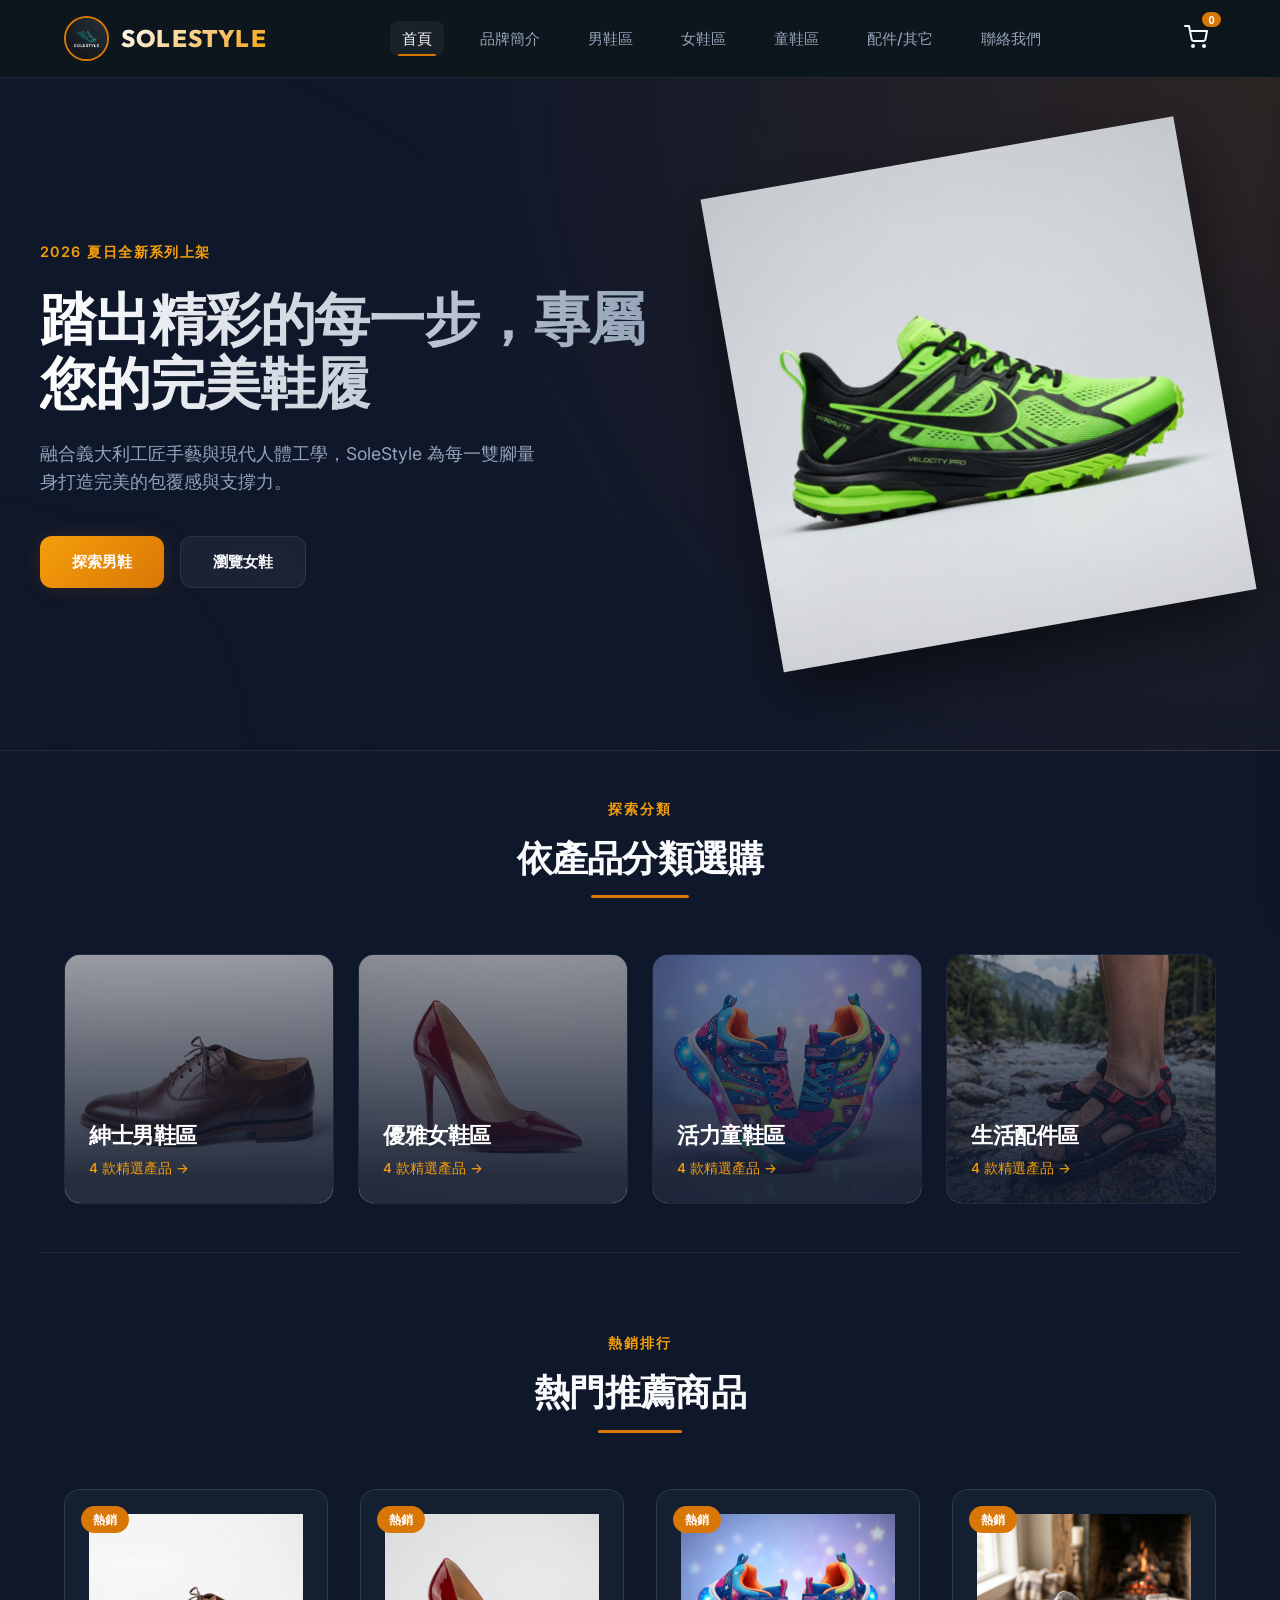
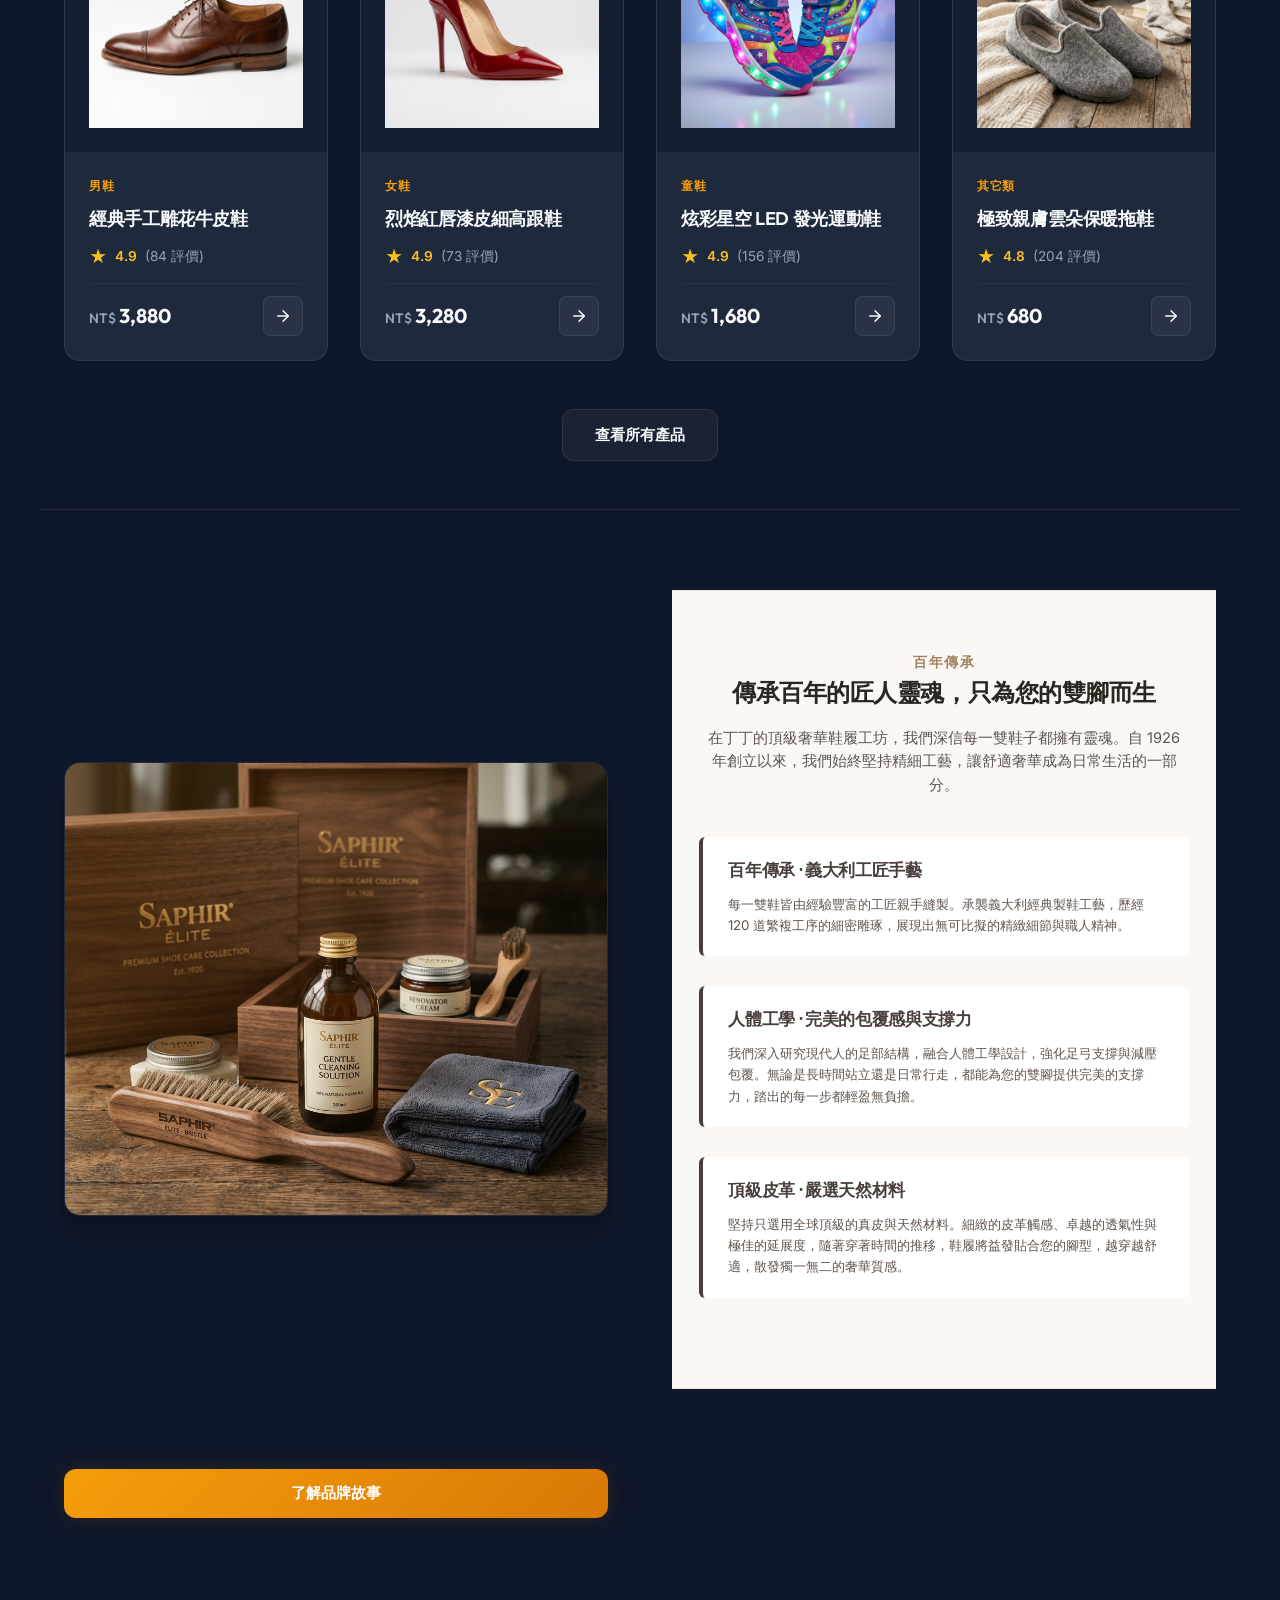
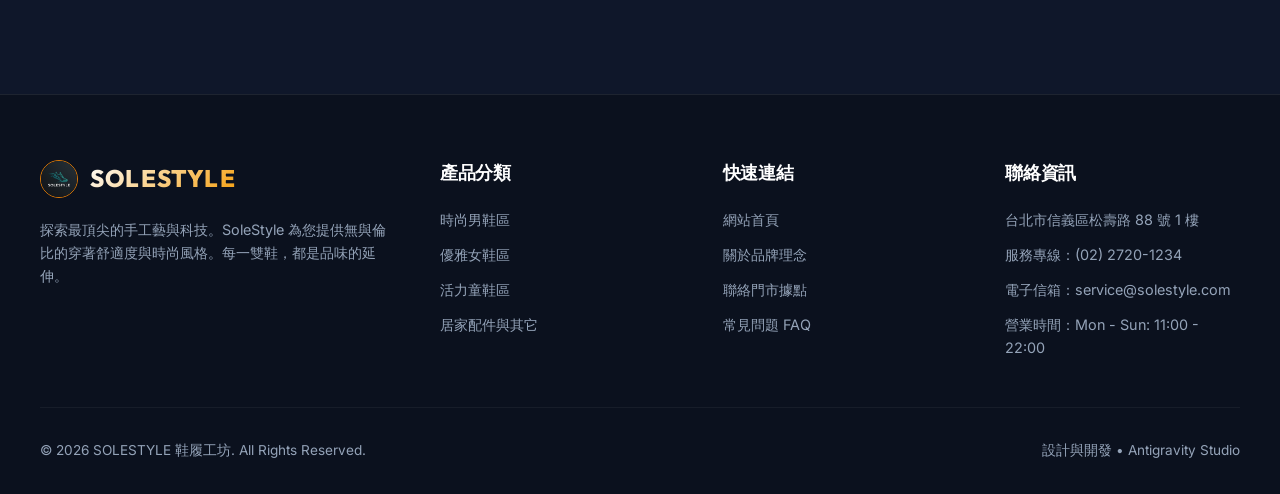
<file: index.html>
<!DOCTYPE html>
<html lang="zh-Hant">
<head>
  <meta charset="UTF-8">
  <meta name="viewport" content="width=device-width, initial-scale=1.0">
  <title>丁丁的頂級奢華鞋履工坊</title>
  <meta name="description" content="SoleStyle 鞋履工坊結合傳統手工工藝與現代科技，為您打造極致舒適且品味出眾的男鞋、女鞋與童鞋。歡迎探索我們的經典與流行款式。">
   <meta name="keywords" content="手工工藝,現代科技,男鞋,女鞋,童鞋,高級">
  <link rel="stylesheet" href="./css/styles.css">
  <meta name="google-site-verification" content="5XmOD1vgsfYCaiJmmoLIDM8PhMebGfPzRrTI_aIdKUU" />
</head>
<body>

  <!-- Global Navigation Header -->
  <header id="global-header"></header>

  <!-- Hero Section -->
  <section class="hero">
    <div class="hero-container">
      <div class="hero-content">
        <span class="hero-tagline">2026 夏日全新系列上架</span>
        <h1 class="hero-title">踏出精彩的每一步，專屬您的完美鞋履</h1>
        <p class="hero-description">
          融合義大利工匠手藝與現代人體工學，SoleStyle 為每一雙腳量身打造完美的包覆感與支撐力。
        </p>
        <div class="hero-actions">
          <a href="mens.html" class="btn btn-primary">探索男鞋</a>
          <a href="womens.html" class="btn btn-secondary">瀏覽女鞋</a>
        </div>
      </div>
      <div class="hero-image-container">
        <div class="hero-image-glow"></div>
        <img src="./assets/images/丁丁的頂級奢華鞋履工坊-2號男鞋.png" alt="這是丁丁的頂級奢華鞋履工坊-2號男鞋" class="hero-img" title="這是丁丁的頂級奢華鞋履工坊-2號男鞋">
      </div>
    </div>
  </section>

  <!-- Categories Section -->
  <section class="container">
    <div class="section-header">
      <span class="section-subtitle">探索分類</span>
      <h2 class="section-title">依產品分類選購</h2>
    </div>
    <div class="categories-showcase">
      <!-- Men's -->
      <a href="mens.html" class="category-card">
        <div class="category-card-bg" style="background-image: url('assets/images/men_1.png');"></div>
        <div class="category-card-overlay">
          <h3 class="category-card-name">紳士男鞋區</h3>
          <span class="category-card-count">4 款精選產品 &rarr;</span>
        </div>
      </a>
      <!-- Women's -->
      <a href="womens.html" class="category-card">
        <div class="category-card-bg" style="background-image: url('assets/images/women_1.png');"></div>
        <div class="category-card-overlay">
          <h3 class="category-card-name">優雅女鞋區</h3>
          <span class="category-card-count">4 款精選產品 &rarr;</span>
        </div>
      </a>
      <!-- Kids' -->
      <a href="kids.html" class="category-card">
        <div class="category-card-bg" style="background-image: url('assets/images/kids_1.png');"></div>
        <div class="category-card-overlay">
          <h3 class="category-card-name">活力童鞋區</h3>
          <span class="category-card-count">4 款精選產品 &rarr;</span>
        </div>
      </a>
      <!-- Others -->
      <a href="others.html" class="category-card">
        <div class="category-card-bg" style="background-image: url('assets/images/other_4.png');"></div>
        <div class="category-card-overlay">
          <h3 class="category-card-name">生活配件區</h3>
          <span class="category-card-count">4 款精選產品 &rarr;</span>
        </div>
      </a>
    </div>
  </section>

  <!-- Featured Products Section -->
  <section class="container" style="border-top: 1px solid var(--border-dark); padding-top: 5rem;">
    <div class="section-header">
      <span class="section-subtitle">熱銷排行</span>
      <h2 class="section-title">熱門推薦商品</h2>
    </div>
    <div class="product-grid" id="featured-products-grid">
      <!-- JS dynamically renders this -->
    </div>
    <div style="text-align: center; margin-top: 3rem;">
      <a href="mens.html" class="btn btn-secondary">查看所有產品</a>
    </div>
  </section>

  <!-- Brand Philosophy Section -->
  <section class="container" style="border-top: 1px solid var(--border-dark); padding-top: 5rem; padding-bottom: 5rem;">
    <div class="about-grid">
      <div class="about-img-frame">
        <img src="./assets/images/other_3.png" alt="Leather Craftsmanship" style="width: 100%; aspect-ratio: 1.2; object-fit: cover;">
      </div>
  
  </header>



  <section style="padding: 60px 5%; background-color: #faf7f5; border-top: 1px solid #eae5e0; border-bottom: 1px solid #eae5e0; box-sizing: border-box;">
    <div style="max-width: 700px; margin: 0 auto 40px auto; text-align: center; box-sizing: border-box;">
      <span style="font-size: 10.5pt; color: #a08260; letter-spacing: 1.5px; font-weight: bold; display: block;">百年傳承</span>
      <h2 style="font-size: 18pt; color: #2c2520; margin-bottom: 15px;">傳承百年的匠人靈魂，只為您的雙腳而生</h2>
      <p style="font-size: 11pt; color: #61554d;">在丁丁的頂級奢華鞋履工坊，我們深信每一雙鞋子都擁有靈魂。自 1926 年創立以來，我們始終堅持精細工藝，讓舒適奢華成為日常生活的一部分。</p>
    </div>

    <div style="max-width: 800px; margin: 0 auto; box-sizing: border-box;">
      <div style="margin-bottom: 30px; background: #ffffff; padding: 20px 25px; border-radius: 6px; border-left: 4px solid #4a3e3d; box-sizing: border-box;">
        <h3 style="font-size: 12.5pt; color: #4a3e3d; margin-top: 0; margin-bottom: 10px;">百年傳承 ‧ 義大利工匠手藝</h3>
        <p style="font-size: 10pt; color: #61554d; margin: 0;">每一雙鞋皆由經驗豐富的工匠親手縫製。承襲義大利經典製鞋工藝，歷經 120 道繁複工序的細密雕琢，展現出無可比擬的精緻細節與職人精神。</p>
      </div>

      <div style="margin-bottom: 30px; background: #ffffff; padding: 20px 25px; border-radius: 6px; border-left: 4px solid #4a3e3d; box-sizing: border-box;">
        <h3 style="font-size: 12.5pt; color: #4a3e3d; margin-top: 0; margin-bottom: 10px;">人體工學 ‧ 完美的包覆感與支撐力</h3>
        <p style="font-size: 10pt; color: #61554d; margin: 0;">我們深入研究現代人的足部結構，融合人體工學設計，強化足弓支撐與減壓包覆。無論是長時間站立還是日常行走，都能為您的雙腳提供完美的支撐力，踏出的每一步都輕盈無負擔。</p>
      </div>

      <div style="margin-bottom: 30px; background: #ffffff; padding: 20px 25px; border-radius: 6px; border-left: 4px solid #4a3e3d; box-sizing: border-box;">
        <h3 style="font-size: 12.5pt; color: #4a3e3d; margin-top: 0; margin-bottom: 10px;">頂級皮革 ‧ 嚴選天然材料</h3>
        <p style="font-size: 10pt; color: #61554d; margin: 0;">堅持只選用全球頂級的真皮與天然材料。細緻的皮革觸感、卓越的透氣性與極佳的延展度，隨著穿著時間的推移，鞋履將益發貼合您的腳型，越穿越舒適，散發獨一無二的奢華質感。</p>
      </div>
    </div>
  </section>

        <a href="about.html" class="btn btn-primary" style="margin-top: 1rem;">了解品牌故事</a>
      </div>
    </div>
  </section>

  <!-- Global Footer -->
  <footer id="global-footer"></footer>

  <!-- Global Cart Drawer Container -->
  <div id="global-cart-container"></div>

  <!-- Scripts -->
  <script src="js/products.js"></script>
  <script src="js/main.js"></script>
  <script>
    document.addEventListener('DOMContentLoaded', () => {
      // Render the first 4 products on the homepage as "featured"
      const featuredContainer = document.getElementById('featured-products-grid');
      if (featuredContainer && typeof products !== 'undefined') {
        // We take index 0, 4, 8, 12 to show one from each category
        const featuredList = [products[0], products[4], products[8], products[12]];
        let html = '';
        featuredList.forEach(p => {
          html += `
            <article class="product-card">
              <div class="product-badge">熱銷</div>
              <div class="product-image-wrapper">
                <a href="product-detail.html?id=${p.id}">
                  <img src="${p.image}" alt="${p.name}" class="product-card-img" loading="lazy">
                </a>
              </div>
              <div class="product-info">
                <span class="product-cat">${p.categoryLabel}</span>
                <h3 class="product-name">
                  <a href="product-detail.html?id=${p.id}">${p.name}</a>
                </h3>
                <div class="product-rating">
                  <span style="font-size: 1.1rem;">★</span>
                  <span style="font-weight: 600;">${p.rating}</span>
                  <span class="product-rating-count">(${p.reviewsCount} 評價)</span>
                </div>
                <div class="product-footer">
                  <span class="product-price">${p.price.toLocaleString()}</span>
                  <a href="product-detail.html?id=${p.id}" class="view-detail-btn" aria-label="查看詳情">
                    <svg xmlns="http://www.w3.org/2000/svg" width="18" height="18" viewBox="0 0 24 24" fill="none" stroke="currentColor" stroke-width="2" stroke-linecap="round" stroke-linejoin="round"><line x1="5" y1="12" x2="19" y2="12"/><polyline points="12 5 19 12 12 19"/></svg>
                  </a>
                </div>
              </div>
            </article>
          `;
        });
        featuredContainer.innerHTML = html;
      }
    });
  </script>
</body>
</html>
</file>
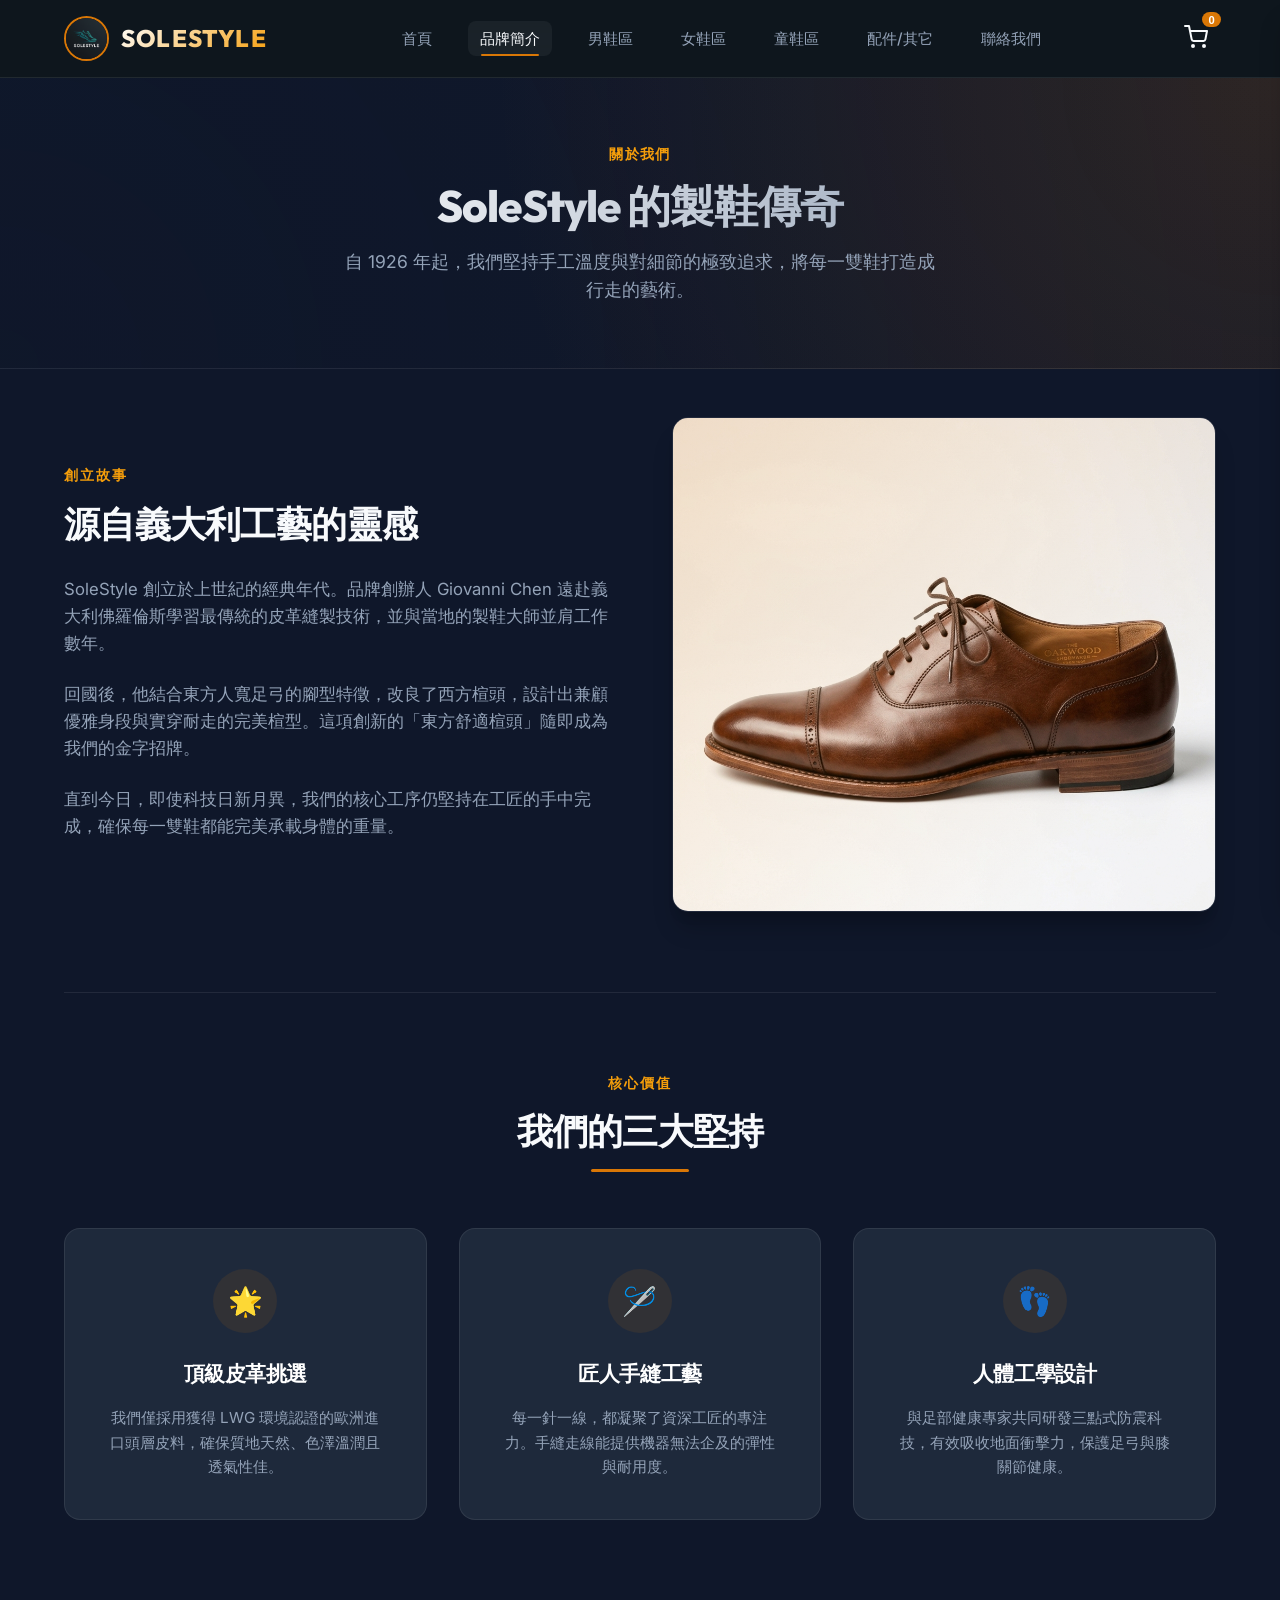
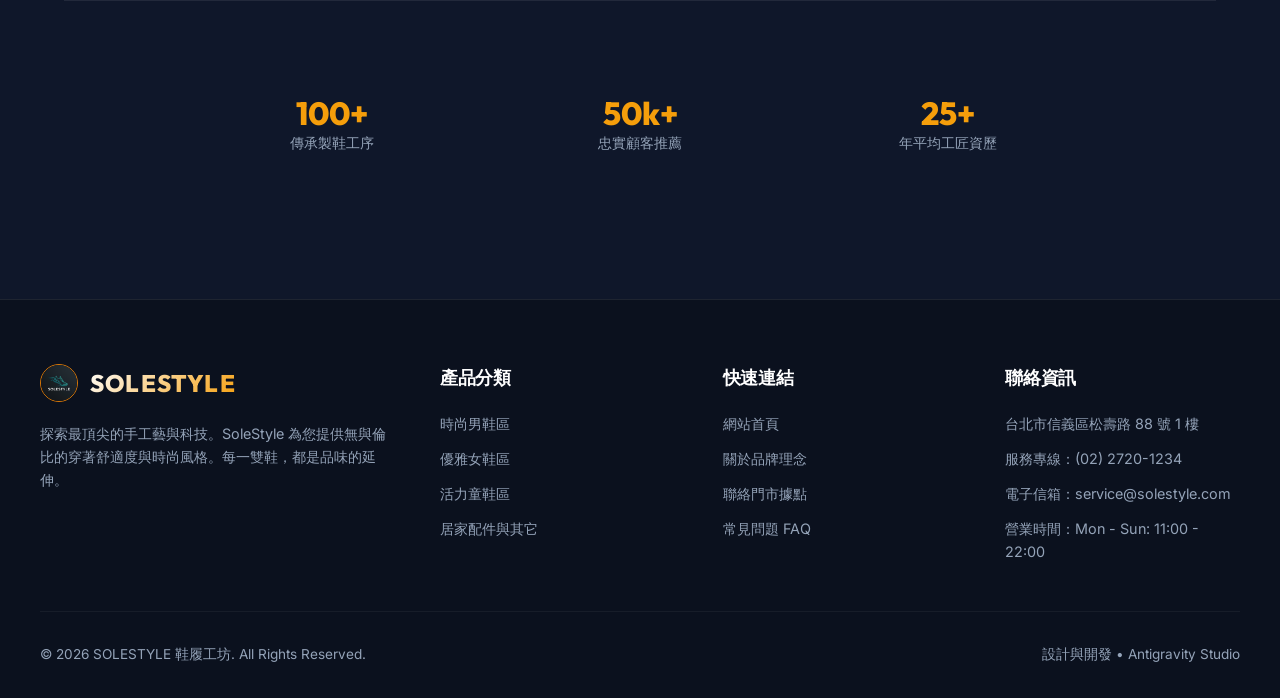
<file: about.html>
<!DOCTYPE html>
<html lang="zh-Hant">
<head>
  <meta charset="UTF-8">
  <meta name="viewport" content="width=device-width, initial-scale=1.0">
  <title>品牌簡介 | SoleStyle 鞋履工坊</title>
  <meta name="description" content="關於 SoleStyle 鞋履工坊的品牌故事、工藝傳承與核心價值。了解我們如何將頂級皮革化為能穿戴的藝術品。">
  <link rel="stylesheet" href="css/styles.css">
</head>
<body>

  <!-- Global Navigation Header -->
  <header id="global-header"></header>

  <!-- Page Banner -->
  <section class="hero" style="padding: 4rem 1.5rem; text-align: center;">
    <div style="max-width: 800px; margin: 0 auto; display: flex; flex-direction: column; gap: 1rem;">
      <span class="hero-tagline" style="justify-content: center;">關於我們</span>
      <h1 class="hero-title" style="font-size: 2.75rem;">SoleStyle 的製鞋傳奇</h1>
      <p class="hero-description" style="margin: 0 auto; max-width: 600px;">
        自 1926 年起，我們堅持手工溫度與對細節的極致追求，將每一雙鞋打造成行走的藝術。
      </p>
    </div>
  </section>

  <!-- Main Content Section -->
  <section class="container">
    <div class="about-grid" style="margin-bottom: 5rem;">
      <div>
        <span class="section-subtitle">創立故事</span>
        <h2 class="about-title">源自義大利工藝的靈感</h2>
        <p class="about-text">
          SoleStyle 創立於上世紀的經典年代。品牌創辦人 Giovanni Chen 遠赴義大利佛羅倫斯學習最傳統的皮革縫製技術，並與當地的製鞋大師並肩工作數年。
        </p>
        <p class="about-text">
          回國後，他結合東方人寬足弓的腳型特徵，改良了西方楦頭，設計出兼顧優雅身段與實穿耐走的完美楦型。這項創新的「東方舒適楦頭」隨即成為我們的金字招牌。
        </p>
        <p class="about-text">
          直到今日，即使科技日新月異，我們的核心工序仍堅持在工匠的手中完成，確保每一雙鞋都能完美承載身體的重量。
        </p>
      </div>
      <div class="about-img-frame">
        <img src="assets/images/men_1.png" alt="Classic Leather Shoes" style="width: 100%; aspect-ratio: 1.1; object-fit: cover;">
      </div>
    </div>

    <!-- Core Values Section -->
    <div style="border-top: 1px solid var(--border-dark); padding-top: 5rem; margin-bottom: 5rem;">
      <div class="section-header">
        <span class="section-subtitle">核心價值</span>
        <h2 class="section-title">我們的三大堅持</h2>
      </div>
      <div class="product-grid" style="grid-template-columns: repeat(auto-fit, minmax(300px, 1fr));">
        <!-- Value 1 -->
        <div class="product-card" style="padding: 2.5rem; text-align: center; display: flex; flex-direction: column; gap: 1rem; align-items: center;">
          <div class="contact-icon" style="width: 64px; height: 64px; border-radius: 50%; font-size: 1.75rem;">🌟</div>
          <h3 style="font-size: 1.3rem; font-weight: 700; color: #fff; margin-top: 0.5rem;">頂級皮革挑選</h3>
          <p style="color: var(--text-muted-dark); font-size: 0.95rem;">
            我們僅採用獲得 LWG 環境認證的歐洲進口頭層皮料，確保質地天然、色澤溫潤且透氣性佳。
          </p>
        </div>
        <!-- Value 2 -->
        <div class="product-card" style="padding: 2.5rem; text-align: center; display: flex; flex-direction: column; gap: 1rem; align-items: center;">
          <div class="contact-icon" style="width: 64px; height: 64px; border-radius: 50%; font-size: 1.75rem;">🪡</div>
          <h3 style="font-size: 1.3rem; font-weight: 700; color: #fff; margin-top: 0.5rem;">匠人手縫工藝</h3>
          <p style="color: var(--text-muted-dark); font-size: 0.95rem;">
            每一針一線，都凝聚了資深工匠的專注力。手縫走線能提供機器無法企及的彈性與耐用度。
          </p>
        </div>
        <!-- Value 3 -->
        <div class="product-card" style="padding: 2.5rem; text-align: center; display: flex; flex-direction: column; gap: 1rem; align-items: center;">
          <div class="contact-icon" style="width: 64px; height: 64px; border-radius: 50%; font-size: 1.75rem;">👣</div>
          <h3 style="font-size: 1.3rem; font-weight: 700; color: #fff; margin-top: 0.5rem;">人體工學設計</h3>
          <p style="color: var(--text-muted-dark); font-size: 0.95rem;">
            與足部健康專家共同研發三點式防震科技，有效吸收地面衝擊力，保護足弓與膝關節健康。
          </p>
        </div>
      </div>
    </div>

    <!-- Company Stats -->
    <div style="border-top: 1px solid var(--border-dark); padding-top: 4rem; text-align: center;">
      <div class="about-grid" style="grid-template-columns: 1fr; max-width: 900px; margin: 0 auto;">
        <div class="about-stats" style="grid-template-columns: repeat(3, 1fr); border: none; padding-top: 0;">
          <div class="stat-item">
            <span class="stat-number">100+</span>
            <span class="stat-label">傳承製鞋工序</span>
          </div>
          <div class="stat-item">
            <span class="stat-number">50k+</span>
            <span class="stat-label">忠實顧客推薦</span>
          </div>
          <div class="stat-item">
            <span class="stat-number">25+</span>
            <span class="stat-label">年平均工匠資歷</span>
          </div>
        </div>
      </div>
    </div>
  </section>

  <!-- Global Footer -->
  <footer id="global-footer"></footer>

  <!-- Global Cart Drawer Container -->
  <div id="global-cart-container"></div>

  <!-- Scripts -->
  <script src="js/products.js"></script>
  <script src="js/main.js"></script>
</body>
</html>
</file>
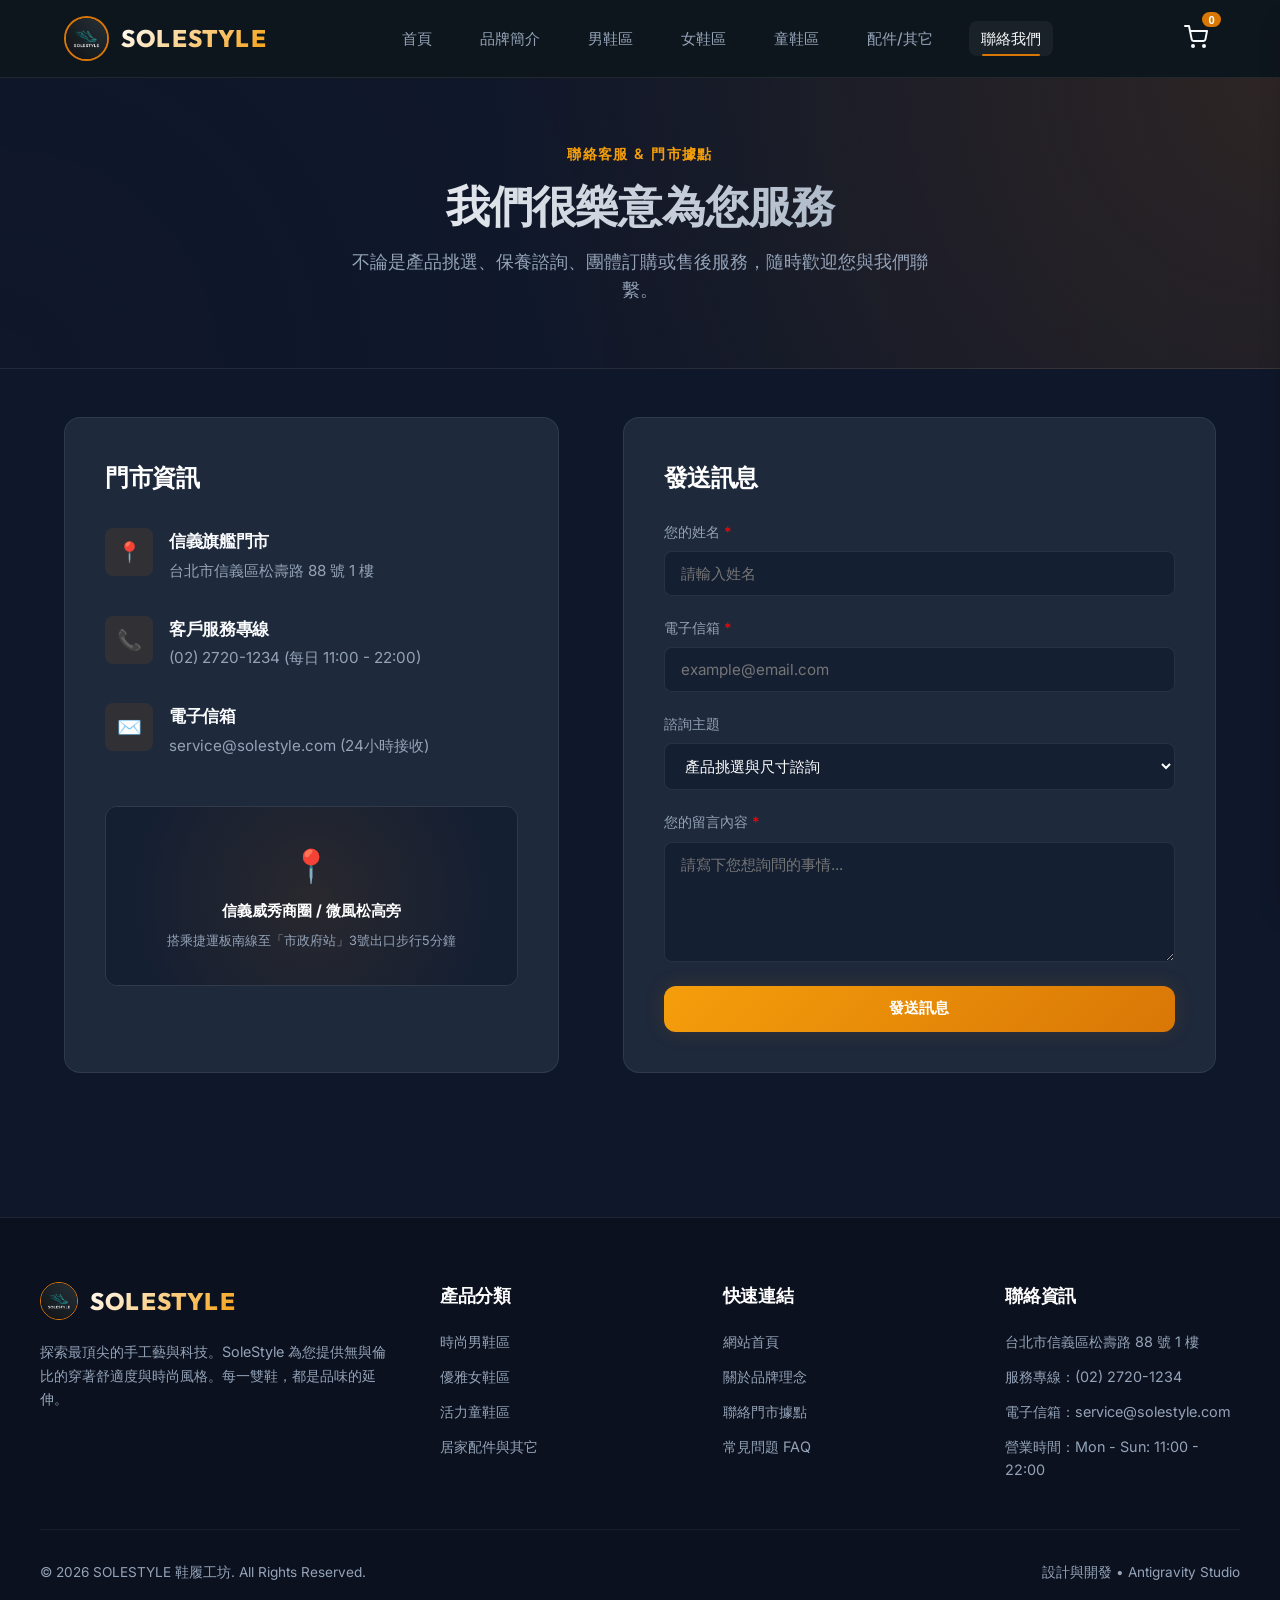
<file: contact.html>
<!DOCTYPE html>
<html lang="zh-Hant">
<head>
  <meta charset="UTF-8">
  <meta name="viewport" content="width=device-width, initial-scale=1.0">
  <title>聯絡我們 | SoleStyle 鞋履工坊</title>
  <meta name="description" content="聯絡 SoleStyle 鞋履工坊。在此提供台北信義旗艦店的店址、營業時間、服務電話，亦可填寫表單與我們的客服團隊取得聯絡。">
  <link rel="stylesheet" href="css/styles.css">
</head>
<body>

  <!-- Global Navigation Header -->
  <header id="global-header"></header>

  <!-- Page Banner -->
  <section class="hero" style="padding: 4rem 1.5rem; text-align: center;">
    <div style="max-width: 800px; margin: 0 auto; display: flex; flex-direction: column; gap: 1rem;">
      <span class="hero-tagline" style="justify-content: center;">聯絡客服 & 門市據點</span>
      <h1 class="hero-title" style="font-size: 2.75rem;">我們很樂意為您服務</h1>
      <p class="hero-description" style="margin: 0 auto; max-width: 600px;">
        不論是產品挑選、保養諮詢、團體訂購或售後服務，隨時歡迎您與我們聯繫。
      </p>
    </div>
  </section>

  <!-- Main Content Layout -->
  <main class="container">
    <div class="contact-grid">
      <!-- Contact Info Panel -->
      <div class="contact-info-panel">
        <h2 class="contact-info-title">門市資訊</h2>
        
        <!-- Address -->
        <div class="contact-item">
          <div class="contact-icon">📍</div>
          <div class="contact-item-details">
            <h4>信義旗艦門市</h4>
            <p>台北市信義區松壽路 88 號 1 樓</p>
          </div>
        </div>

        <!-- Phone -->
        <div class="contact-item">
          <div class="contact-icon">📞</div>
          <div class="contact-item-details">
            <h4>客戶服務專線</h4>
            <p>(02) 2720-1234 (每日 11:00 - 22:00)</p>
          </div>
        </div>

        <!-- Email -->
        <div class="contact-item">
          <div class="contact-icon">✉️</div>
          <div class="contact-item-details">
            <h4>電子信箱</h4>
            <p>service@solestyle.com (24小時接收)</p>
          </div>
        </div>

        <!-- Map Placeholder -->
        <div style="margin-top: 1rem; border-radius: var(--radius-md); overflow: hidden; height: 180px; border: 1px solid var(--border-dark); position: relative;">
          <!-- Custom Premium Looking Simulated Map -->
          <div style="background-color: #151f32; width: 100%; height: 100%; display: flex; flex-direction: column; align-items: center; justify-content: center; text-align: center; padding: 1.5rem; gap: 0.5rem; background-image: radial-gradient(circle at 50% 50%, rgba(217,119,6,0.1), transparent 80%);">
            <div style="font-size: 2rem; animation: pulse 2s infinite;">📍</div>
            <div style="font-weight: 700; color: #fff; font-size: 0.95rem;">信義威秀商圈 / 微風松高旁</div>
            <div style="font-size: 0.8rem; color: var(--text-muted-dark);">搭乘捷運板南線至「市政府站」3號出口步行5分鐘</div>
          </div>
        </div>
      </div>

      <!-- Contact Form Panel -->
      <div class="contact-form-panel">
        <h2 class="contact-info-title">發送訊息</h2>
        <form id="contact-form" onsubmit="handleFormSubmit(event)">
          <!-- Name -->
          <div class="form-group" style="margin-bottom: 1.25rem;">
            <label for="name">您的姓名 <span style="color: red;">*</span></label>
            <input type="text" id="name" class="form-control" placeholder="請輸入姓名" required>
          </div>

          <!-- Email -->
          <div class="form-group" style="margin-bottom: 1.25rem;">
            <label for="email">電子信箱 <span style="color: red;">*</span></label>
            <input type="email" id="email" class="form-control" placeholder="example@email.com" required>
          </div>

          <!-- Subject -->
          <div class="form-group" style="margin-bottom: 1.25rem;">
            <label for="subject">諮詢主題</label>
            <select id="subject" class="form-control" style="background-color: #151f32; color: #fff;">
              <option value="product">產品挑選與尺寸諮詢</option>
              <option value="order">訂單與出貨查詢</option>
              <option value="care">鞋子保養與維修諮詢</option>
              <option value="cooperate">商業合作洽談</option>
              <option value="other">其它意見回饋</option>
            </select>
          </div>

          <!-- Message -->
          <div class="form-group" style="margin-bottom: 1.5rem;">
            <label for="message">您的留言內容 <span style="color: red;">*</span></label>
            <textarea id="message" class="form-control" placeholder="請寫下您想詢問的事情..." required></textarea>
          </div>

          <!-- Submit Button -->
          <button type="submit" class="btn btn-primary" style="width: 100%;">發送訊息</button>
        </form>
      </div>
    </div>
  </main>

  <!-- Global Footer -->
  <footer id="global-footer"></footer>

  <!-- Global Cart Drawer Container -->
  <div id="global-cart-container"></div>

  <!-- Scripts -->
  <script src="js/products.js"></script>
  <script src="js/main.js"></script>
  <script>
    function handleFormSubmit(e) {
      e.preventDefault();
      
      const name = document.getElementById('name').value.trim();
      const email = document.getElementById('email').value.trim();
      const message = document.getElementById('message').value.trim();

      if (!name || !email || !message) {
        showToast('請填寫所有必填欄位！');
        return;
      }

      // Simulate successful form submit
      showToast(`謝謝您，${name}！您的留言已送出，客服將儘速回覆。`);
      
      // Reset form
      document.getElementById('contact-form').reset();
    }
  </script>

  <style>
    @keyframes pulse {
      0% { transform: scale(1); filter: drop-shadow(0 0 2px rgba(217,119,6,0.3)); }
      50% { transform: scale(1.15); filter: drop-shadow(0 0 10px rgba(217,119,6,0.8)); }
      100% { transform: scale(1); filter: drop-shadow(0 0 2px rgba(217,119,6,0.3)); }
    }
  </style>
</body>
</html>
</file>
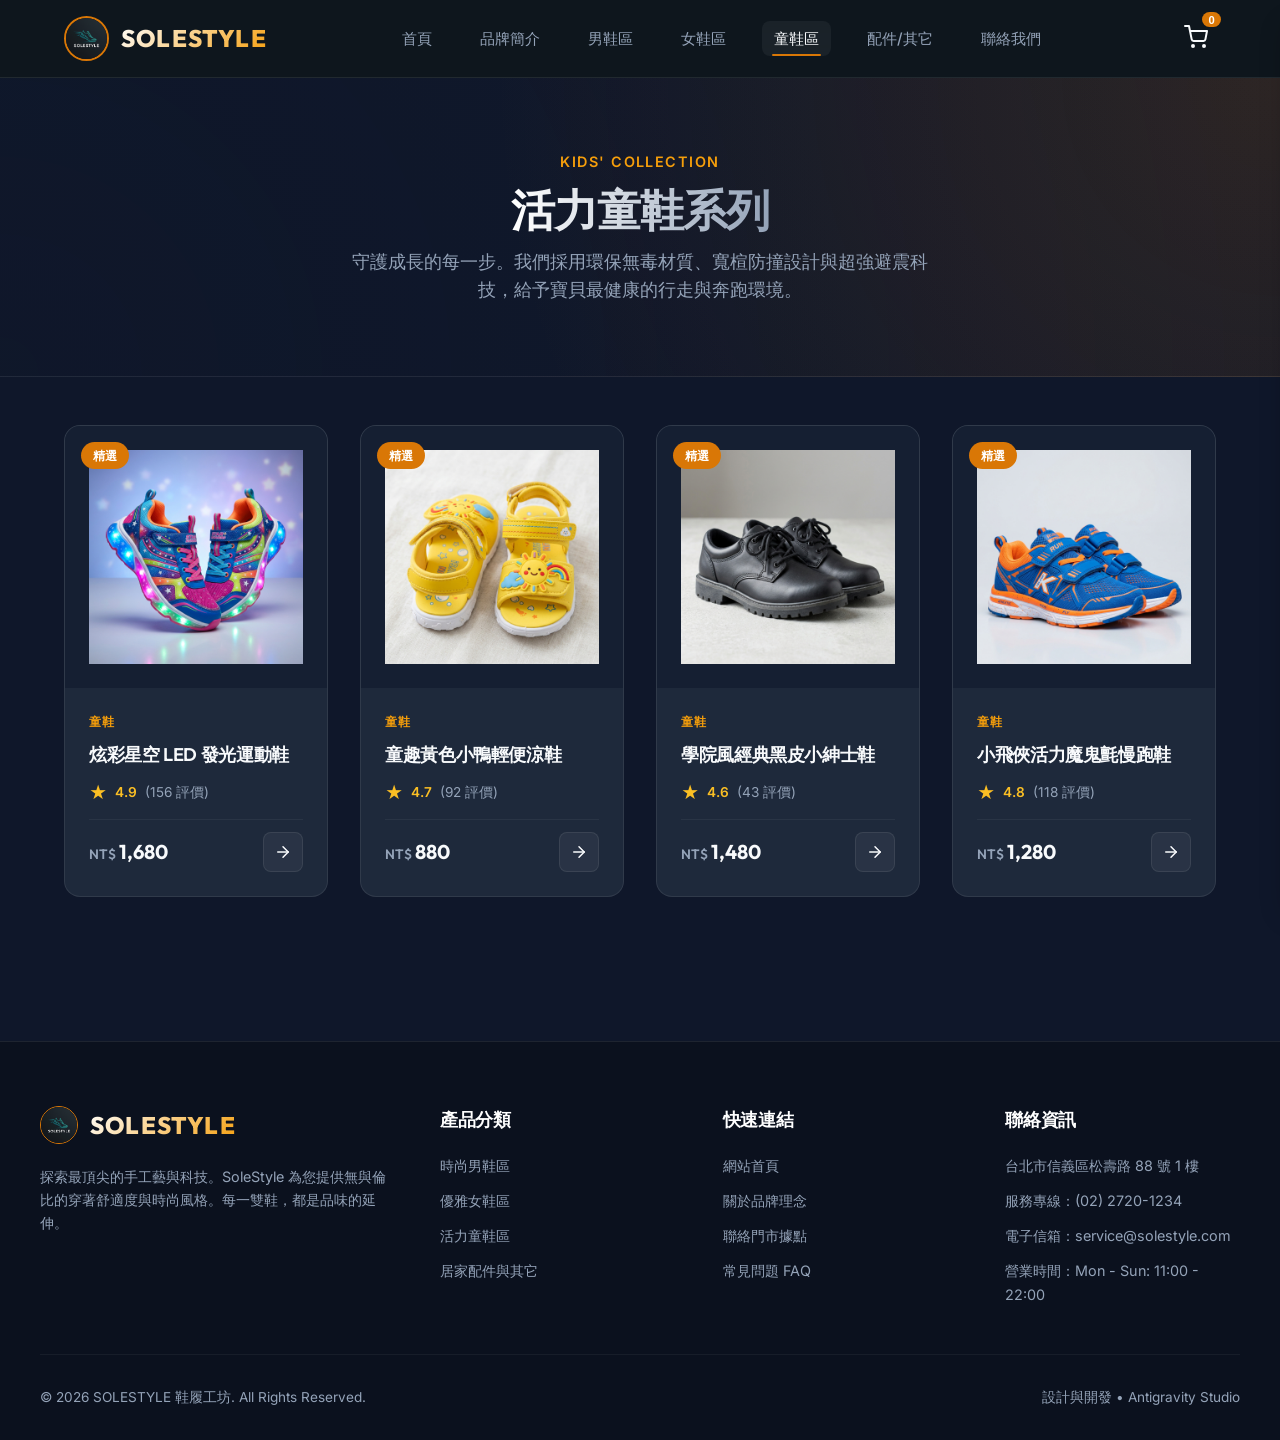
<file: kids.html>
<!DOCTYPE html>
<html lang="zh-Hant">
<head>
  <meta charset="UTF-8">
  <meta name="viewport" content="width=device-width, initial-scale=1.0">
  <title>活力童鞋區 | SoleStyle 鞋履工坊</title>
  <meta name="description" content="瀏覽 SoleStyle 活力童鞋系列，包含炫彩 LED 發光鞋、防滑防水涼鞋、經典學院皮鞋及輕量魔鬼氈慢跑鞋。守護寶貝足部健康發育。">
  <link rel="stylesheet" href="css/styles.css">
</head>
<body>

  <!-- Global Navigation Header -->
  <header id="global-header"></header>

  <!-- Category Header -->
  <section class="hero" style="padding: 4.5rem 1.5rem;">
    <div class="hero-container" style="grid-template-columns: 1fr; text-align: center; max-width: 800px;">
      <div class="hero-content" style="align-items: center; gap: 0.75rem;">
        <span class="hero-tagline">Kids' Collection</span>
        <h1 class="hero-title" style="font-size: 2.75rem;">活力童鞋系列</h1>
        <p class="hero-description" style="margin: 0 auto; max-width: 600px;">
          守護成長的每一步。我們採用環保無毒材質、寬楦防撞設計與超強避震科技，給予寶貝最健康的行走與奔跑環境。
        </p>
      </div>
    </div>
  </section>

  <!-- Product Grid Container -->
  <main class="container">
    <div class="product-grid" id="kids-products-grid">
      <!-- JavaScript will load and render Kids' shoes here -->
    </div>
  </main>

  <!-- Global Footer -->
  <footer id="global-footer"></footer>

  <!-- Global Cart Drawer Container -->
  <div id="global-cart-container"></div>

  <!-- Scripts -->
  <script src="js/products.js"></script>
  <script src="js/main.js"></script>
  <script>
    document.addEventListener('DOMContentLoaded', () => {
      // Render kids' products using the shared utility function in main.js
      if (typeof renderProductGrid === 'function') {
        renderProductGrid('kids-products-grid', 'kids');
      }
    });
  </script>
</body>
</html>
</file>
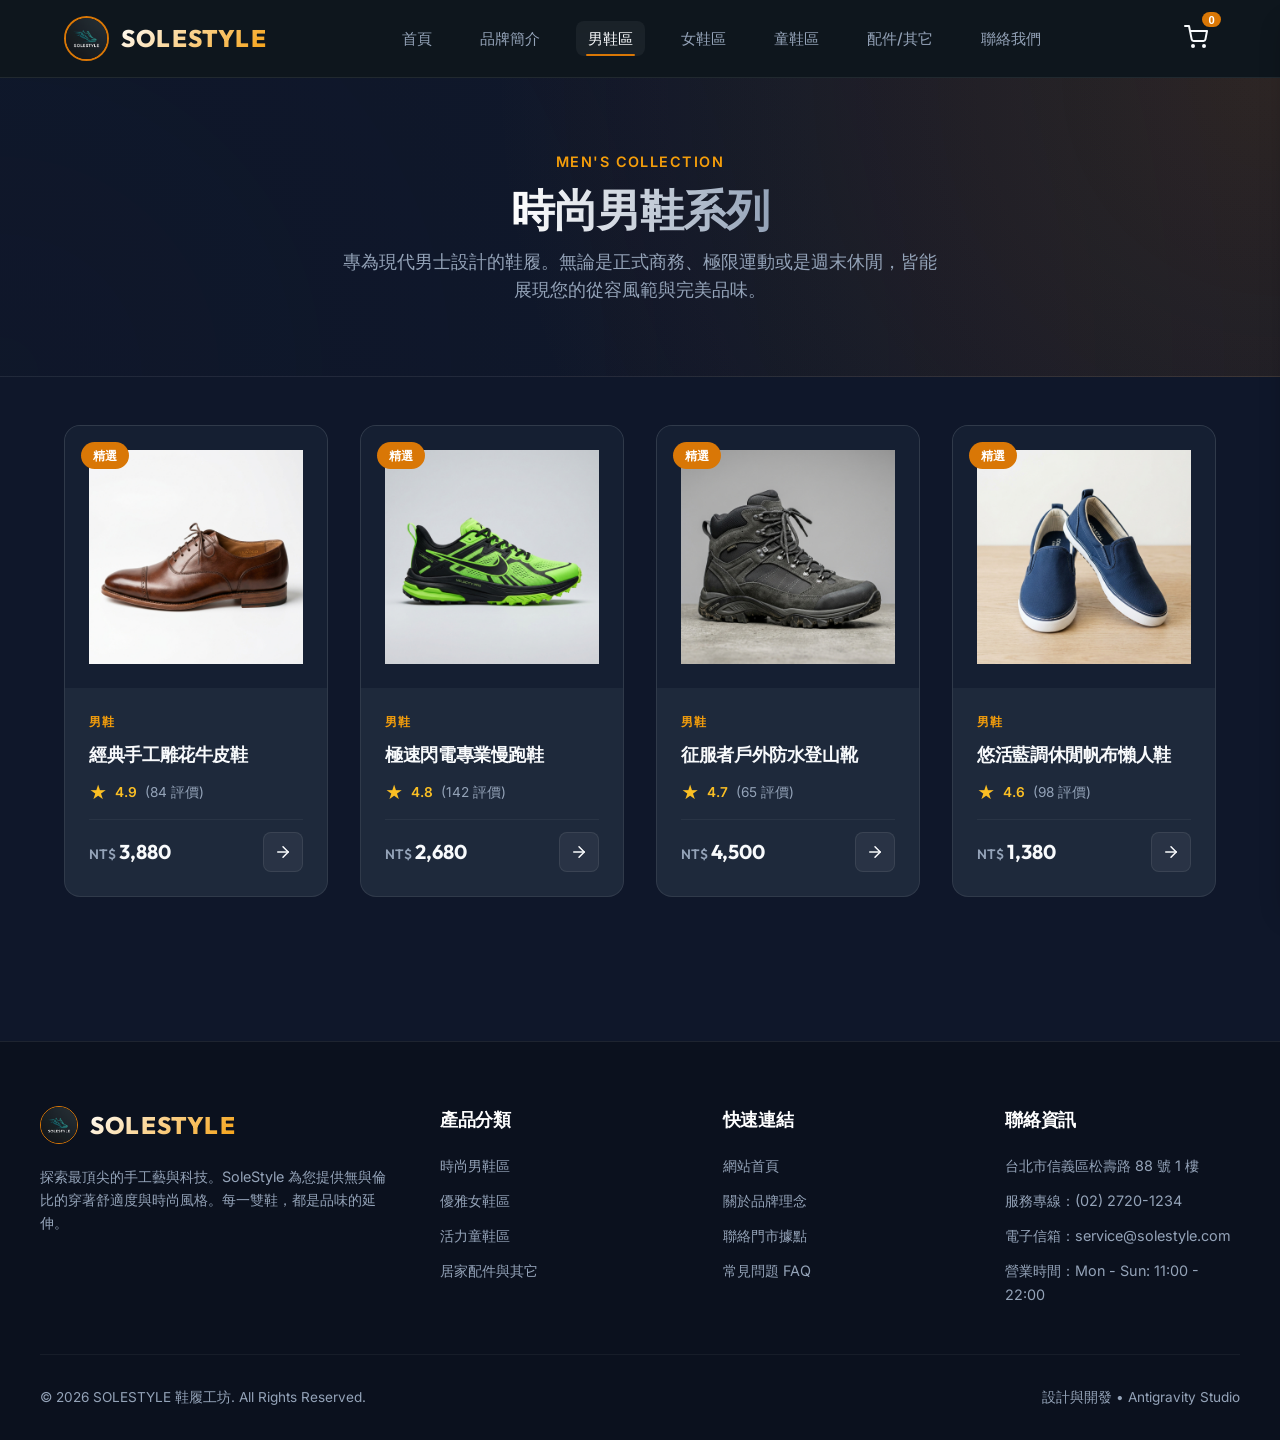
<file: mens.html>
<!DOCTYPE html>
<html lang="zh-Hant">
<head>
  <meta charset="UTF-8">
  <meta name="viewport" content="width=device-width, initial-scale=1.0">
  <title>時尚男鞋區 | SoleStyle 鞋履工坊</title>
  <meta name="description" content="瀏覽 SoleStyle 精選男鞋系列，包含經典雕花牛皮鞋、專業慢跑鞋、戶外防水登山靴及休閒帆布懶人鞋。專為商務與休閒打造極致舒適。">
  <link rel="stylesheet" href="css/styles.css">
</head>
<body>

  <!-- Global Navigation Header -->
  <header id="global-header"></header>

  <!-- Category Header -->
  <section class="hero" style="padding: 4.5rem 1.5rem;">
    <div class="hero-container" style="grid-template-columns: 1fr; text-align: center; max-width: 800px;">
      <div class="hero-content" style="align-items: center; gap: 0.75rem;">
        <span class="hero-tagline">Men's Collection</span>
        <h1 class="hero-title" style="font-size: 2.75rem;">時尚男鞋系列</h1>
        <p class="hero-description" style="margin: 0 auto; max-width: 600px;">
          專為現代男士設計的鞋履。無論是正式商務、極限運動或是週末休閒，皆能展現您的從容風範與完美品味。
        </p>
      </div>
    </div>
  </section>

  <!-- Product Grid Container -->
  <main class="container">
    <div class="product-grid" id="mens-products-grid">
      <!-- JavaScript will load and render Men's shoes here -->
    </div>
  </main>

  <!-- Global Footer -->
  <footer id="global-footer"></footer>

  <!-- Global Cart Drawer Container -->
  <div id="global-cart-container"></div>

  <!-- Scripts -->
  <script src="js/products.js"></script>
  <script src="js/main.js"></script>
  <script>
    document.addEventListener('DOMContentLoaded', () => {
      // Render men's products using the shared utility function in main.js
      if (typeof renderProductGrid === 'function') {
        renderProductGrid('mens-products-grid', 'mens');
      }
    });
  </script>
</body>
</html>
</file>
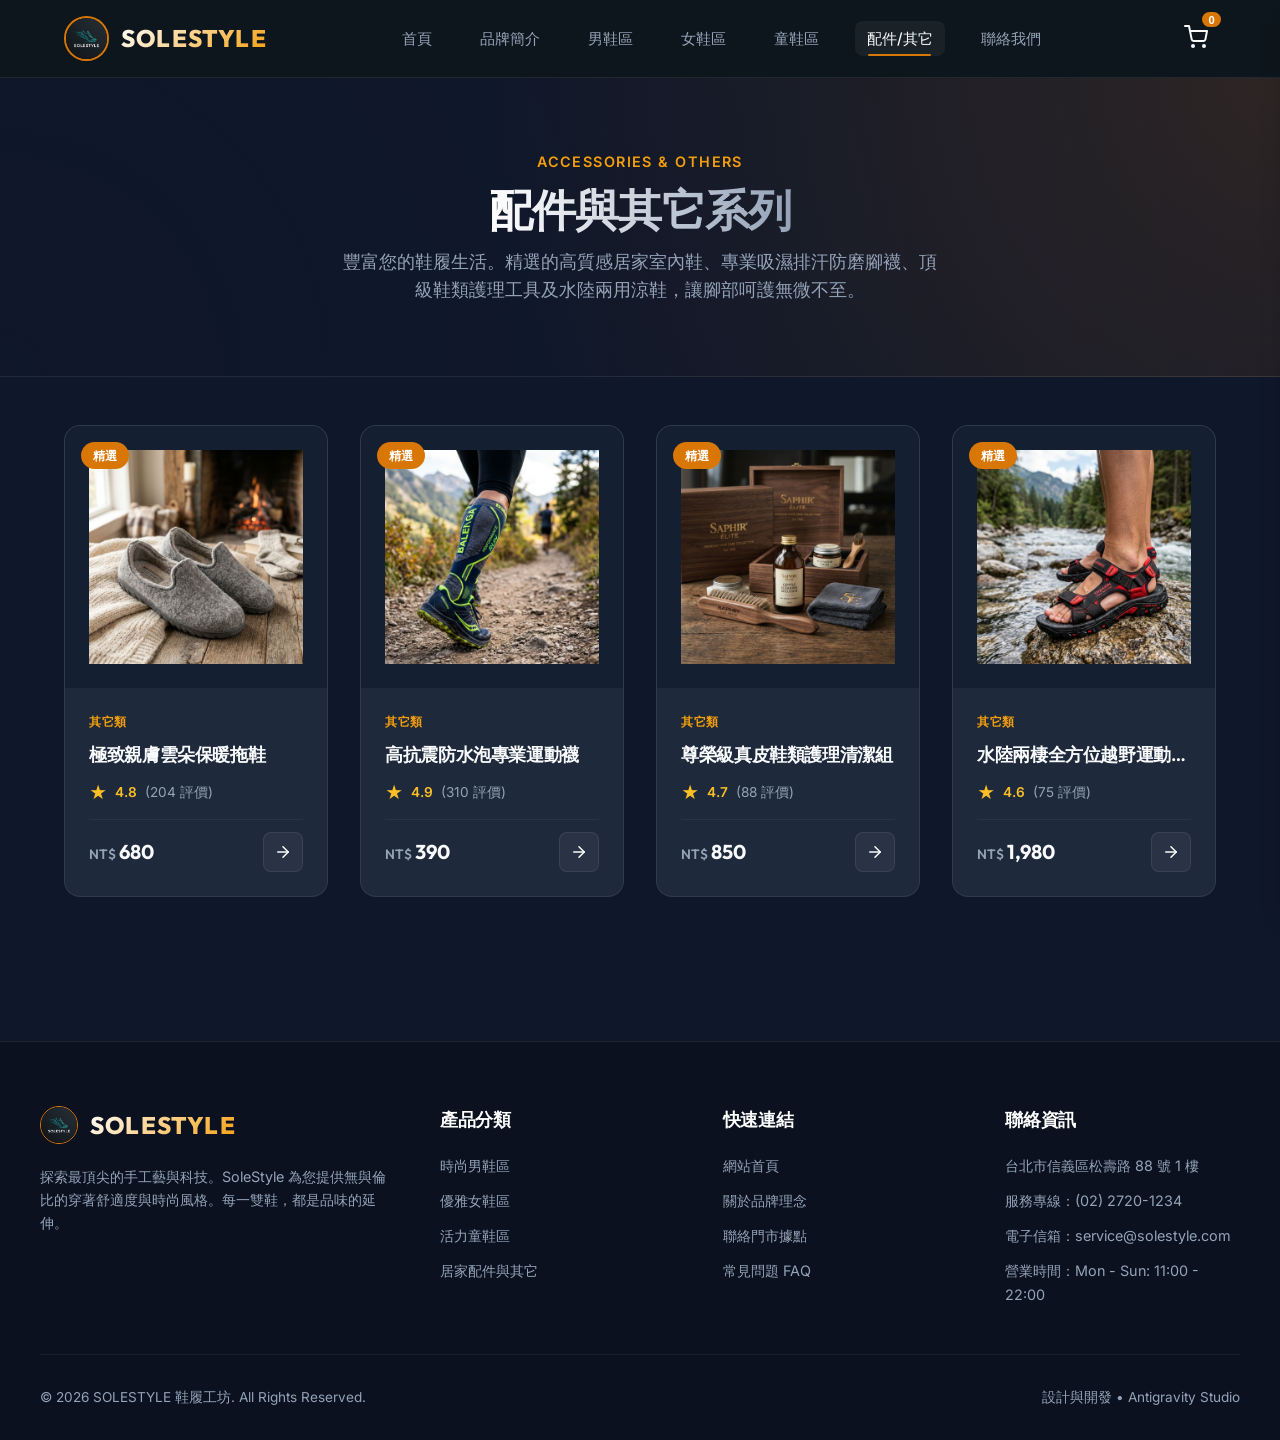
<file: others.html>
<!DOCTYPE html>
<html lang="zh-Hant">
<head>
  <meta charset="UTF-8">
  <meta name="viewport" content="width=device-width, initial-scale=1.0">
  <title>配件與其它區 | SoleStyle 鞋履工坊</title>
  <meta name="description" content="瀏覽 SoleStyle 週邊配件，包含極致保暖室內拖鞋、排汗抗磨運動襪、尊榮皮鞋清潔保養組及全方位戶外越野涼鞋。">
  <link rel="stylesheet" href="css/styles.css">
</head>
<body>

  <!-- Global Navigation Header -->
  <header id="global-header"></header>

  <!-- Category Header -->
  <section class="hero" style="padding: 4.5rem 1.5rem;">
    <div class="hero-container" style="grid-template-columns: 1fr; text-align: center; max-width: 800px;">
      <div class="hero-content" style="align-items: center; gap: 0.75rem;">
        <span class="hero-tagline">Accessories & Others</span>
        <h1 class="hero-title" style="font-size: 2.75rem;">配件與其它系列</h1>
        <p class="hero-description" style="margin: 0 auto; max-width: 600px;">
          豐富您的鞋履生活。精選的高質感居家室內鞋、專業吸濕排汗防磨腳襪、頂級鞋類護理工具及水陸兩用涼鞋，讓腳部呵護無微不至。
        </p>
      </div>
    </div>
  </section>

  <!-- Product Grid Container -->
  <main class="container">
    <div class="product-grid" id="others-products-grid">
      <!-- JavaScript will load and render Others category items here -->
    </div>
  </main>

  <!-- Global Footer -->
  <footer id="global-footer"></footer>

  <!-- Global Cart Drawer Container -->
  <div id="global-cart-container"></div>

  <!-- Scripts -->
  <script src="js/products.js"></script>
  <script src="js/main.js"></script>
  <script>
    document.addEventListener('DOMContentLoaded', () => {
      // Render others category items using the shared utility function in main.js
      if (typeof renderProductGrid === 'function') {
        renderProductGrid('others-products-grid', 'others');
      }
    });
  </script>
</body>
</html>
</file>
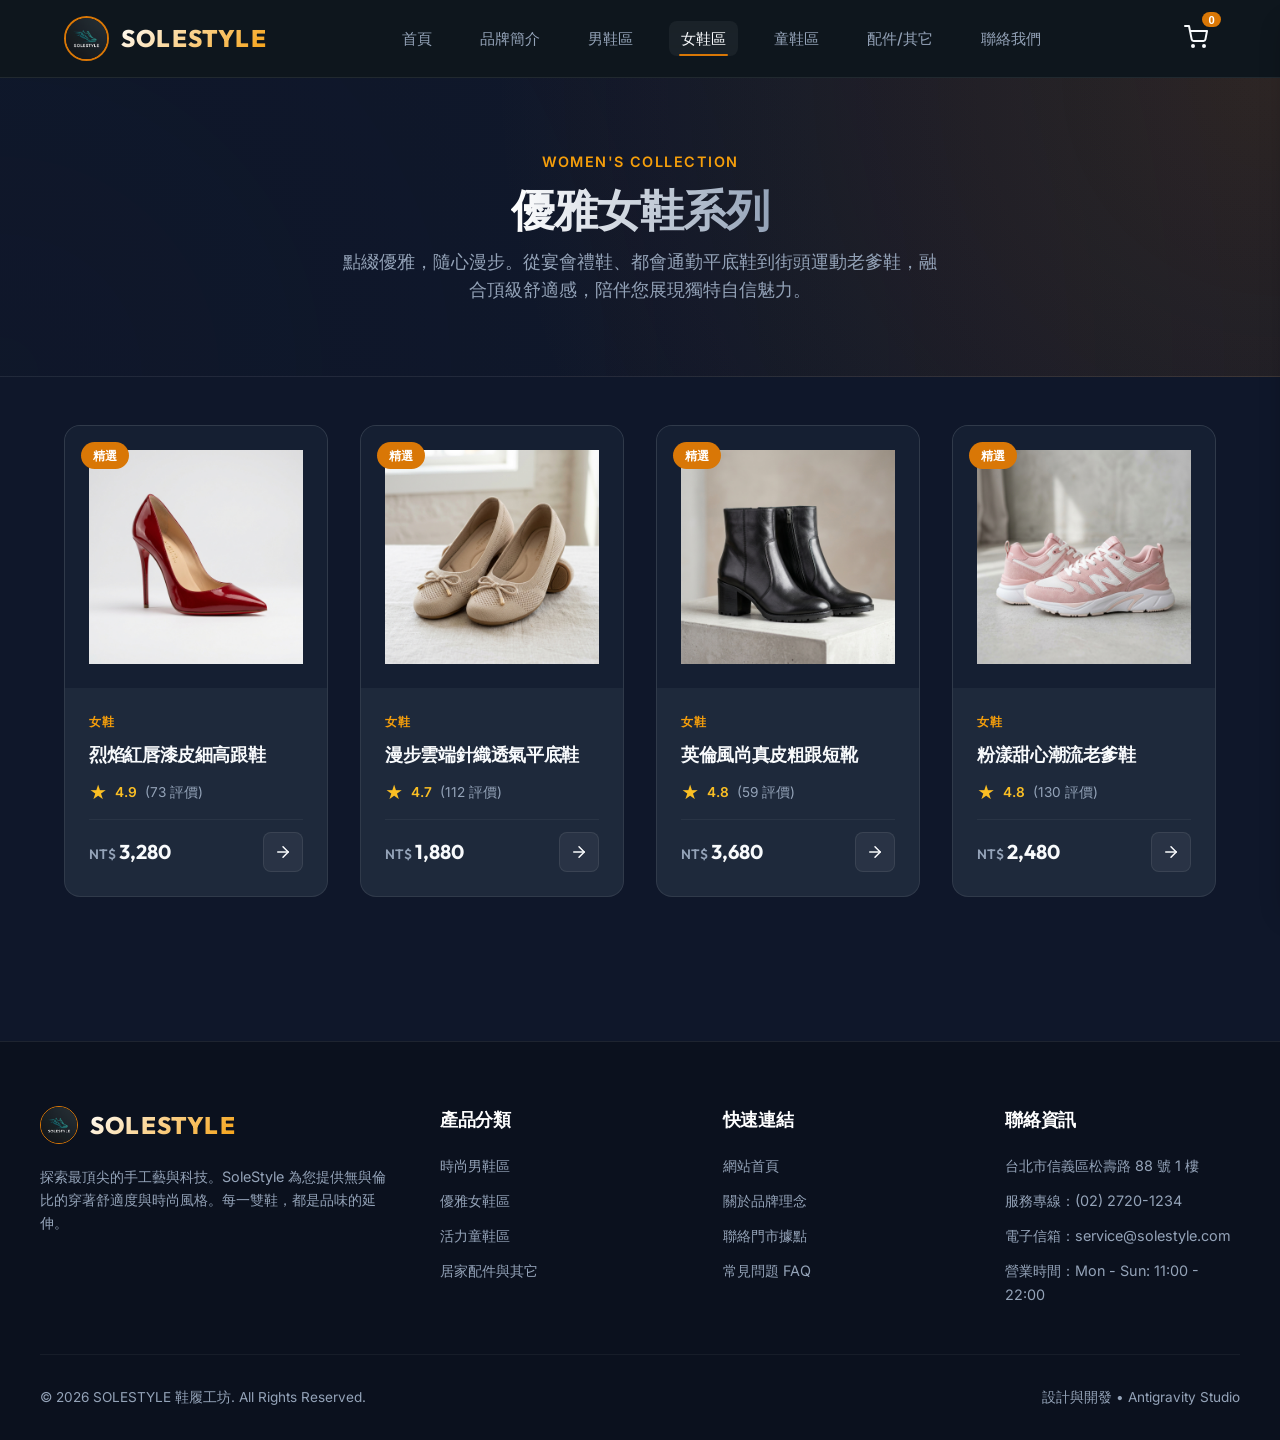
<file: womens.html>
<!DOCTYPE html>
<html lang="zh-Hant">
<head>
  <meta charset="UTF-8">
  <meta name="viewport" content="width=device-width, initial-scale=1.0">
  <title>優雅女鞋區 | SoleStyle 鞋履工坊</title>
  <meta name="description" content="瀏覽 SoleStyle 經典女鞋系列，包含精緻細高跟鞋、輕量透氣針織平底鞋、真皮粗跟短靴及潮流增高老爹鞋。為您點綴每一刻的美麗。">
  <link rel="stylesheet" href="css/styles.css">
</head>
<body>

  <!-- Global Navigation Header -->
  <header id="global-header"></header>

  <!-- Category Header -->
  <section class="hero" style="padding: 4.5rem 1.5rem;">
    <div class="hero-container" style="grid-template-columns: 1fr; text-align: center; max-width: 800px;">
      <div class="hero-content" style="align-items: center; gap: 0.75rem;">
        <span class="hero-tagline">Women's Collection</span>
        <h1 class="hero-title" style="font-size: 2.75rem;">優雅女鞋系列</h1>
        <p class="hero-description" style="margin: 0 auto; max-width: 600px;">
          點綴優雅，隨心漫步。從宴會禮鞋、都會通勤平底鞋到街頭運動老爹鞋，融合頂級舒適感，陪伴您展現獨特自信魅力。
        </p>
      </div>
    </div>
  </section>

  <!-- Product Grid Container -->
  <main class="container">
    <div class="product-grid" id="womens-products-grid">
      <!-- JavaScript will load and render Women's shoes here -->
    </div>
  </main>

  <!-- Global Footer -->
  <footer id="global-footer"></footer>

  <!-- Global Cart Drawer Container -->
  <div id="global-cart-container"></div>

  <!-- Scripts -->
  <script src="js/products.js"></script>
  <script src="js/main.js"></script>
  <script>
    document.addEventListener('DOMContentLoaded', () => {
      // Render women's products using the shared utility function in main.js
      if (typeof renderProductGrid === 'function') {
        renderProductGrid('womens-products-grid', 'womens');
      }
    });
  </script>
</body>
</html>
</file>
<file: css/styles.css>
/* Import Google Fonts - Outfit and Inter */
@import url('https://fonts.googleapis.com/css2?family=Inter:wght@300;400;500;600;700&family=Outfit:wght@300;400;500;600;700;800&display=swap');

/* CSS Variables for design system */
:root {
  --font-primary: 'Inter', sans-serif;
  --font-heading: 'Outfit', sans-serif;

  /* Premium Slate Dark/Luxurious Theme */
  --bg-dark: #0f172a;      /* Slate 900 */
  --bg-card: #1e293b;      /* Slate 800 */
  --bg-light: #f8fafc;     /* Slate 50 */
  --text-dark: #f8fafc;    /* Slate 50 */
  --text-light: #0f172a;   /* Slate 900 */
  --text-muted: #64748b;   /* Slate 500 */
  --text-muted-dark: #94a3b8; /* Slate 400 */
  
  /* Accent Colors */
  --accent: #d97706;       /* Warm Amber 600 */
  --accent-light: #f59e0b; /* Amber 500 */
  --accent-hover: #b45309; /* Amber 700 */
  --accent-rgb: 217, 119, 6;
  
  /* Borders & Shadows */
  --border-dark: rgba(255, 255, 255, 0.08);
  --border-light: rgba(15, 23, 42, 0.08);
  --shadow-sm: 0 1px 2px 0 rgba(0, 0, 0, 0.05);
  --shadow-md: 0 4px 6px -1px rgba(0, 0, 0, 0.1), 0 2px 4px -1px rgba(0, 0, 0, 0.06);
  --shadow-lg: 0 10px 15px -3px rgba(0, 0, 0, 0.1), 0 4px 6px -2px rgba(0, 0, 0, 0.05);
  --shadow-premium: 0 20px 25px -5px rgba(0, 0, 0, 0.2), 0 10px 10px -5px rgba(0, 0, 0, 0.1);
  --shadow-glow: 0 0 20px rgba(217, 119, 6, 0.15);
  
  /* Transitions */
  --transition-fast: 0.2s cubic-bezier(0.4, 0, 0.2, 1);
  --transition-normal: 0.3s cubic-bezier(0.4, 0, 0.2, 1);
  --transition-slow: 0.5s cubic-bezier(0.4, 0, 0.2, 1);

  --radius-sm: 8px;
  --radius-md: 12px;
  --radius-lg: 16px;
  --radius-full: 9999px;
  
  /* Layout */
  --container-max: 1200px;
}

/* Reset & Base Styles */
* {
  margin: 0;
  padding: 0;
  box-sizing: border-box;
}

body {
  font-family: var(--font-primary);
  background-color: var(--bg-dark);
  color: var(--text-dark);
  line-height: 1.6;
  overflow-x: hidden;
}

/* Typography */
h1, h2, h3, h4, h5, h6 {
  font-family: var(--font-heading);
  font-weight: 700;
  letter-spacing: -0.02em;
}

a {
  color: inherit;
  text-decoration: none;
  transition: var(--transition-fast);
}

img {
  max-width: 100%;
  height: auto;
  display: block;
}

/* Header & Navigation (Glassmorphism) */
header {
  position: sticky;
  top: 0;
  z-index: 100;
  background: rgba(15, 23, 26, 0.75);
  backdrop-filter: blur(16px);
  -webkit-backdrop-filter: blur(16px);
  border-bottom: 1px solid var(--border-dark);
  transition: var(--transition-normal);
}

.header-container {
  max-width: var(--container-max);
  margin: 0 auto;
  padding: 1rem 1.5rem;
  display: flex;
  align-items: center;
  justify-content: space-between;
}

.logo-link {
  display: flex;
  align-items: center;
  gap: 0.75rem;
}

.logo-img {
  width: 45px;
  height: 45px;
  object-fit: contain;
  border-radius: 50%;
  border: 2px solid var(--accent);
}

.logo-text {
  font-family: var(--font-heading);
  font-weight: 800;
  font-size: 1.5rem;
  letter-spacing: 0.05em;
  background: linear-gradient(135deg, #fff 0%, var(--accent-light) 100%);
  -webkit-background-clip: text;
  -webkit-text-fill-color: transparent;
}

nav {
  display: flex;
  align-items: center;
  gap: 1.5rem;
}

.nav-links {
  display: flex;
  list-style: none;
  gap: 1.5rem;
}

.nav-link {
  font-size: 0.95rem;
  font-weight: 500;
  padding: 0.5rem 0.75rem;
  border-radius: var(--radius-sm);
  color: var(--text-muted-dark);
  position: relative;
}

.nav-link:hover, .nav-link.active {
  color: var(--text-dark);
  background-color: rgba(255, 255, 255, 0.05);
}

.nav-link.active::after {
  content: '';
  position: absolute;
  bottom: 0;
  left: 15%;
  width: 70%;
  height: 2px;
  background-color: var(--accent);
  border-radius: var(--radius-full);
}

/* Header Cart Icon & CTA */
.header-actions {
  display: flex;
  align-items: center;
  gap: 1rem;
}

.cart-btn {
  background: none;
  border: none;
  color: var(--text-dark);
  cursor: pointer;
  padding: 0.5rem;
  position: relative;
  transition: var(--transition-fast);
  border-radius: 50%;
}

.cart-btn:hover {
  background-color: rgba(255, 255, 255, 0.05);
  color: var(--accent-light);
}

.cart-count {
  position: absolute;
  top: -5px;
  right: -5px;
  background-color: var(--accent);
  color: #fff;
  font-size: 0.7rem;
  font-weight: 700;
  padding: 0.1rem 0.4rem;
  border-radius: var(--radius-full);
  min-width: 18px;
  text-align: center;
}

/* Custom Hamburger Menu for mobile */
.menu-toggle {
  display: none;
  flex-direction: column;
  gap: 5px;
  background: none;
  border: none;
  cursor: pointer;
  padding: 0.5rem;
}

.menu-toggle span {
  display: block;
  width: 25px;
  height: 2px;
  background-color: var(--text-dark);
  transition: var(--transition-fast);
}

/* Grid & Layout Containers */
.container {
  max-width: var(--container-max);
  margin: 0 auto;
  padding: 3rem 1.5rem;
}

/* Hero Section (Home) */
.hero {
  position: relative;
  padding: 6rem 1.5rem;
  background: radial-gradient(circle at top right, rgba(var(--accent-rgb), 0.15), transparent 60%),
              radial-gradient(circle at bottom left, rgba(15, 23, 42, 0.8), rgba(15, 23, 42, 1));
  border-bottom: 1px solid var(--border-dark);
}

.hero-container {
  max-width: var(--container-max);
  margin: 0 auto;
  display: grid;
  grid-template-columns: 1.2fr 1fr;
  align-items: center;
  gap: 4rem;
}

.hero-content {
  display: flex;
  flex-direction: column;
  gap: 1.5rem;
}

.hero-tagline {
  color: var(--accent-light);
  font-weight: 600;
  letter-spacing: 0.1em;
  text-transform: uppercase;
  font-size: 0.9rem;
}

.hero-title {
  font-size: 3.5rem;
  line-height: 1.15;
  font-weight: 800;
  background: linear-gradient(to right, #ffffff, #94a3b8);
  -webkit-background-clip: text;
  -webkit-text-fill-color: transparent;
}

.hero-description {
  font-size: 1.1rem;
  color: var(--text-muted-dark);
  max-width: 500px;
}

.hero-actions {
  display: flex;
  gap: 1rem;
  margin-top: 1rem;
}

.btn {
  display: inline-flex;
  align-items: center;
  justify-content: center;
  padding: 0.8rem 2rem;
  font-weight: 600;
  font-size: 0.95rem;
  border-radius: var(--radius-md);
  cursor: pointer;
  transition: var(--transition-normal);
  border: none;
}

.btn-primary {
  background: linear-gradient(135deg, var(--accent-light) 0%, var(--accent) 100%);
  color: #fff;
  box-shadow: var(--shadow-glow);
}

.btn-primary:hover {
  transform: translateY(-2px);
  box-shadow: 0 0 30px rgba(217, 119, 6, 0.3);
  background: linear-gradient(135deg, var(--accent) 0%, var(--accent-hover) 100%);
}

.btn-secondary {
  background-color: rgba(255, 255, 255, 0.05);
  color: var(--text-dark);
  border: 1px solid var(--border-dark);
}

.btn-secondary:hover {
  background-color: rgba(255, 255, 255, 0.1);
  transform: translateY(-2px);
}

/* Feature Slider Mockup */
.hero-image-container {
  position: relative;
  display: flex;
  justify-content: center;
  align-items: center;
}

.hero-image-glow {
  position: absolute;
  width: 80%;
  height: 80%;
  background: radial-gradient(circle, rgba(var(--accent-rgb), 0.35) 0%, transparent 70%);
  z-index: 1;
  filter: blur(20px);
}

.hero-img {
  width: 100%;
  max-width: 480px;
  z-index: 2;
  transform: rotate(-10deg) translateY(-20px);
  filter: drop-shadow(0 25px 30px rgba(0,0,0,0.5));
  animation: float 6s ease-in-out infinite;
}

@keyframes float {
  0% { transform: rotate(-10deg) translateY(-20px); }
  50% { transform: rotate(-7deg) translateY(-35px); }
  100% { transform: rotate(-10deg) translateY(-20px); }
}

/* Section Header Styles */
.section-header {
  text-align: center;
  margin-bottom: 3.5rem;
}

.section-subtitle {
  color: var(--accent-light);
  font-size: 0.85rem;
  text-transform: uppercase;
  font-weight: 600;
  letter-spacing: 0.15em;
  margin-bottom: 0.5rem;
  display: block;
}

.section-title {
  font-size: 2.25rem;
  font-weight: 700;
  position: relative;
  display: inline-block;
  padding-bottom: 0.75rem;
}

.section-title::after {
  content: '';
  position: absolute;
  bottom: 0;
  left: 30%;
  width: 40%;
  height: 3px;
  background-color: var(--accent);
  border-radius: var(--radius-full);
}

/* Product Cards Grid & Design */
.product-grid {
  display: grid;
  grid-template-columns: repeat(auto-fill, minmax(260px, 1fr));
  gap: 2rem;
}

.product-card {
  background-color: var(--bg-card);
  border: 1px solid var(--border-dark);
  border-radius: var(--radius-lg);
  overflow: hidden;
  transition: var(--transition-normal);
  display: flex;
  flex-direction: column;
  position: relative;
}

.product-card:hover {
  transform: translateY(-8px);
  border-color: rgba(var(--accent-rgb), 0.3);
  box-shadow: var(--shadow-premium), var(--shadow-glow);
}

.product-image-wrapper {
  position: relative;
  background-color: #151f32; /* Slightly darker for contrast */
  aspect-ratio: 1;
  overflow: hidden;
  display: flex;
  justify-content: center;
  align-items: center;
  padding: 1.5rem;
}

.product-card-img {
  width: 100%;
  height: 100%;
  object-fit: contain;
  transition: var(--transition-slow);
}

.product-card:hover .product-card-img {
  transform: scale(1.15) rotate(-5deg);
}

.product-badge {
  position: absolute;
  top: 1rem;
  left: 1rem;
  background-color: var(--accent);
  color: #fff;
  font-size: 0.75rem;
  font-weight: 600;
  padding: 0.25rem 0.75rem;
  border-radius: var(--radius-full);
  z-index: 10;
}

.product-info {
  padding: 1.5rem;
  display: flex;
  flex-direction: column;
  gap: 0.75rem;
  flex-grow: 1;
}

.product-cat {
  font-size: 0.75rem;
  color: var(--accent-light);
  text-transform: uppercase;
  font-weight: 600;
  letter-spacing: 0.05em;
}

.product-name {
  font-size: 1.15rem;
  font-weight: 600;
  line-height: 1.3;
  color: var(--text-dark);
  /* Truncate at 2 lines */
  display: -webkit-box;
  -webkit-line-clamp: 1;
  -webkit-box-orient: vertical;
  overflow: hidden;
}

.product-rating {
  display: flex;
  align-items: center;
  gap: 0.5rem;
  font-size: 0.85rem;
  color: #fbbf24; /* Gold Star */
}

.product-rating-count {
  color: var(--text-muted-dark);
}

.product-footer {
  display: flex;
  align-items: center;
  justify-content: space-between;
  margin-top: auto;
  padding-top: 0.75rem;
  border-top: 1px solid rgba(255, 255, 255, 0.05);
}

.product-price {
  font-family: var(--font-heading);
  font-weight: 700;
  font-size: 1.25rem;
  color: var(--text-dark);
}

.product-price::before {
  content: 'NT$ ';
  font-size: 0.85rem;
  font-weight: 600;
  color: var(--text-muted-dark);
}

.view-detail-btn {
  background-color: rgba(255,255,255,0.05);
  border: 1px solid var(--border-dark);
  color: var(--text-dark);
  width: 40px;
  height: 40px;
  border-radius: var(--radius-sm);
  display: flex;
  align-items: center;
  justify-content: center;
  cursor: pointer;
  transition: var(--transition-fast);
}

.view-detail-btn:hover {
  background-color: var(--accent);
  color: white;
  border-color: var(--accent);
}

/* Category Grid (Home Page Category Entries) */
.categories-showcase {
  display: grid;
  grid-template-columns: repeat(auto-fit, minmax(220px, 1fr));
  gap: 1.5rem;
  margin-top: 2rem;
}

.category-card {
  position: relative;
  border-radius: var(--radius-lg);
  overflow: hidden;
  height: 250px;
  border: 1px solid var(--border-dark);
  cursor: pointer;
  transition: var(--transition-normal);
}

.category-card:hover {
  transform: scale(1.03);
  box-shadow: var(--shadow-lg), var(--shadow-glow);
}

.category-card-bg {
  position: absolute;
  top: 0;
  left: 0;
  width: 100%;
  height: 100%;
  background-size: cover;
  background-position: center;
  transition: var(--transition-slow);
}

.category-card:hover .category-card-bg {
  transform: scale(1.1);
}

.category-card-overlay {
  position: absolute;
  top: 0;
  left: 0;
  width: 100%;
  height: 100%;
  background: linear-gradient(to top, rgba(15, 23, 42, 0.9) 10%, rgba(15, 23, 42, 0.4) 100%);
  display: flex;
  flex-direction: column;
  justify-content: flex-end;
  padding: 1.5rem;
  z-index: 2;
}

.category-card-name {
  font-size: 1.4rem;
  font-weight: 700;
  color: #fff;
  margin-bottom: 0.25rem;
}

.category-card-count {
  font-size: 0.85rem;
  color: var(--accent-light);
  font-weight: 500;
}

/* About Us Section Styles */
.about-grid {
  display: grid;
  grid-template-columns: 1fr 1fr;
  gap: 4rem;
  align-items: center;
}

.about-img-frame {
  position: relative;
  border-radius: var(--radius-lg);
  overflow: hidden;
  box-shadow: var(--shadow-premium);
  border: 1px solid var(--border-dark);
}

.about-img-frame::after {
  content: '';
  position: absolute;
  inset: 0;
  background: linear-gradient(135deg, rgba(var(--accent-rgb), 0.2), transparent 80%);
}

.about-title {
  font-size: 2.25rem;
  font-weight: 700;
  margin-bottom: 1.5rem;
}

.about-text {
  color: var(--text-muted-dark);
  margin-bottom: 1.5rem;
  font-size: 1.05rem;
}

.about-stats {
  display: grid;
  grid-template-columns: repeat(3, 1fr);
  gap: 1.5rem;
  margin-top: 2rem;
  border-top: 1px solid var(--border-dark);
  padding-top: 2rem;
}

.stat-item {
  display: flex;
  flex-direction: column;
  gap: 0.25rem;
}

.stat-number {
  font-family: var(--font-heading);
  font-size: 2rem;
  font-weight: 800;
  color: var(--accent-light);
  line-height: 1;
}

.stat-label {
  font-size: 0.85rem;
  color: var(--text-muted-dark);
  font-weight: 500;
}

/* Contact Page Form & Layout */
.contact-grid {
  display: grid;
  grid-template-columns: 1fr 1.2fr;
  gap: 4rem;
}

.contact-info-panel {
  background-color: var(--bg-card);
  border: 1px solid var(--border-dark);
  padding: 2.5rem;
  border-radius: var(--radius-lg);
  display: flex;
  flex-direction: column;
  gap: 2rem;
}

.contact-info-title {
  font-size: 1.5rem;
  font-weight: 700;
  color: #fff;
}

.contact-item {
  display: flex;
  gap: 1rem;
}

.contact-icon {
  width: 48px;
  height: 48px;
  border-radius: var(--radius-sm);
  background-color: rgba(var(--accent-rgb), 0.1);
  color: var(--accent-light);
  display: flex;
  align-items: center;
  justify-content: center;
  flex-shrink: 0;
  font-size: 1.25rem;
}

.contact-item-details h4 {
  font-size: 1.05rem;
  font-weight: 600;
  margin-bottom: 0.25rem;
}

.contact-item-details p {
  color: var(--text-muted-dark);
  font-size: 0.95rem;
}

.contact-form-panel {
  background-color: var(--bg-card);
  border: 1px solid var(--border-dark);
  padding: 2.5rem;
  border-radius: var(--radius-lg);
  display: flex;
  flex-direction: column;
  gap: 1.5rem;
}

.form-group {
  display: flex;
  flex-direction: column;
  gap: 0.5rem;
}

.form-group label {
  font-size: 0.9rem;
  font-weight: 500;
  color: var(--text-muted-dark);
}

.form-control {
  background-color: #151f32;
  border: 1px solid var(--border-dark);
  border-radius: var(--radius-sm);
  padding: 0.75rem 1rem;
  color: #fff;
  font-family: var(--font-primary);
  font-size: 0.95rem;
  transition: var(--transition-fast);
  outline: none;
}

.form-control:focus {
  border-color: var(--accent);
  box-shadow: 0 0 0 2px rgba(var(--accent-rgb), 0.2);
}

textarea.form-control {
  resize: vertical;
  min-height: 120px;
}

/* Product Detail Page Specific CSS */
.detail-grid {
  display: grid;
  grid-template-columns: 1.1fr 1fr;
  gap: 4rem;
  margin-top: 1rem;
}

.detail-gallery {
  display: flex;
  flex-direction: column;
  gap: 1rem;
}

.detail-img-container {
  background-color: #151f32;
  border: 1px solid var(--border-dark);
  border-radius: var(--radius-lg);
  aspect-ratio: 1;
  display: flex;
  align-items: center;
  justify-content: center;
  padding: 2rem;
  overflow: hidden;
}

.detail-main-img {
  width: 100%;
  height: 100%;
  object-fit: contain;
  filter: drop-shadow(0 15px 20px rgba(0,0,0,0.4));
  transition: var(--transition-normal);
}

.detail-info {
  display: flex;
  flex-direction: column;
  gap: 1.5rem;
}

.detail-header {
  display: flex;
  flex-direction: column;
  gap: 0.5rem;
}

.detail-category {
  color: var(--accent-light);
  font-weight: 600;
  font-size: 0.9rem;
  text-transform: uppercase;
  letter-spacing: 0.05em;
}

.detail-title {
  font-size: 2.5rem;
  line-height: 1.2;
}

.detail-price {
  font-family: var(--font-heading);
  font-size: 2rem;
  font-weight: 800;
  color: #fff;
  margin: 0.5rem 0;
}

.detail-price::before {
  content: 'NT$ ';
  font-size: 1.25rem;
  font-weight: 600;
  color: var(--text-muted-dark);
}

.detail-desc {
  color: var(--text-muted-dark);
  font-size: 1.05rem;
}

.detail-options {
  border-top: 1px solid var(--border-dark);
  border-bottom: 1px solid var(--border-dark);
  padding: 1.5rem 0;
  display: flex;
  flex-direction: column;
  gap: 1.5rem;
}

.option-group {
  display: flex;
  flex-direction: column;
  gap: 0.75rem;
}

.option-title {
  font-size: 0.95rem;
  font-weight: 600;
}

.size-selector {
  display: flex;
  flex-wrap: wrap;
  gap: 0.75rem;
}

.size-btn {
  background-color: var(--bg-card);
  border: 1px solid var(--border-dark);
  color: var(--text-dark);
  min-width: 50px;
  height: 40px;
  border-radius: var(--radius-sm);
  display: flex;
  align-items: center;
  justify-content: center;
  font-weight: 600;
  font-size: 0.9rem;
  cursor: pointer;
  transition: var(--transition-fast);
}

.size-btn:hover {
  border-color: var(--accent-light);
}

.size-btn.selected {
  background-color: var(--accent);
  border-color: var(--accent);
  color: #fff;
}

.qty-input-wrapper {
  display: flex;
  align-items: center;
  border: 1px solid var(--border-dark);
  border-radius: var(--radius-sm);
  width: 120px;
  height: 40px;
  background-color: var(--bg-card);
  overflow: hidden;
}

.qty-btn {
  background: none;
  border: none;
  color: var(--text-dark);
  width: 40px;
  height: 100%;
  cursor: pointer;
  font-size: 1.2rem;
  display: flex;
  align-items: center;
  justify-content: center;
}

.qty-btn:hover {
  background-color: rgba(255,255,255,0.05);
}

.qty-val {
  width: 40px;
  text-align: center;
  font-weight: 600;
  font-size: 1rem;
}

.detail-actions {
  display: flex;
  gap: 1rem;
}

.detail-specs {
  display: flex;
  flex-direction: column;
  gap: 0.5rem;
}

.spec-item {
  font-size: 0.95rem;
  color: var(--text-muted-dark);
  position: relative;
  padding-left: 1.5rem;
}

.spec-item::before {
  content: '✓';
  position: absolute;
  left: 0;
  color: var(--accent-light);
  font-weight: bold;
}

/* Footer Section */
footer {
  background-color: #0b111e;
  border-top: 1px solid var(--border-dark);
  color: var(--text-muted-dark);
  padding: 4rem 1.5rem 2rem 1.5rem;
  margin-top: 6rem;
}

.footer-grid {
  max-width: var(--container-max);
  margin: 0 auto;
  display: grid;
  grid-template-columns: 1.5fr repeat(3, 1fr);
  gap: 3rem;
  margin-bottom: 3rem;
}

.footer-col {
  display: flex;
  flex-direction: column;
  gap: 1.25rem;
}

.footer-logo {
  display: flex;
  align-items: center;
  gap: 0.75rem;
}

.footer-logo-img {
  width: 38px;
  height: 38px;
  border-radius: 50%;
  border: 1px solid var(--accent);
}

.footer-desc {
  font-size: 0.9rem;
}

.footer-col-title {
  color: #fff;
  font-size: 1.1rem;
  font-weight: 600;
}

.footer-links {
  list-style: none;
  display: flex;
  flex-direction: column;
  gap: 0.75rem;
  font-size: 0.9rem;
}

.footer-links a:hover {
  color: var(--accent-light);
  padding-left: 5px;
}

.footer-bottom {
  max-width: var(--container-max);
  margin: 0 auto;
  padding-top: 2rem;
  border-top: 1px solid rgba(255, 255, 255, 0.05);
  display: flex;
  justify-content: space-between;
  align-items: center;
  font-size: 0.85rem;
}

/* Cart Overlay/Modal Drawer Style */
.cart-drawer {
  position: fixed;
  top: 0;
  right: -400px;
  width: 100%;
  max-width: 400px;
  height: 100vh;
  background-color: var(--bg-card);
  border-left: 1px solid var(--border-dark);
  box-shadow: var(--shadow-premium);
  z-index: 200;
  transition: right 0.4s cubic-bezier(0.4, 0, 0.2, 1);
  display: flex;
  flex-direction: column;
}

.cart-drawer.open {
  right: 0;
}

.cart-drawer-header {
  padding: 1.5rem;
  border-bottom: 1px solid var(--border-dark);
  display: flex;
  justify-content: space-between;
  align-items: center;
}

.cart-drawer-close {
  background: none;
  border: none;
  color: var(--text-dark);
  font-size: 1.5rem;
  cursor: pointer;
}

.cart-drawer-body {
  padding: 1.5rem;
  flex-grow: 1;
  overflow-y: auto;
  display: flex;
  flex-direction: column;
  gap: 1.25rem;
}

.cart-empty-msg {
  text-align: center;
  color: var(--text-muted-dark);
  margin: auto;
}

.cart-item {
  display: flex;
  gap: 1rem;
  border-bottom: 1px solid rgba(255,255,255,0.05);
  padding-bottom: 1rem;
}

.cart-item-img {
  width: 60px;
  height: 60px;
  border-radius: var(--radius-sm);
  background-color: #151f32;
  object-fit: contain;
  padding: 0.25rem;
}

.cart-item-details {
  flex-grow: 1;
  display: flex;
  flex-direction: column;
  gap: 0.25rem;
}

.cart-item-name {
  font-size: 0.95rem;
  font-weight: 600;
}

.cart-item-meta {
  font-size: 0.8rem;
  color: var(--text-muted-dark);
}

.cart-item-price {
  font-weight: 700;
  font-size: 0.9rem;
}

.cart-item-remove {
  background: none;
  border: none;
  color: #ef4444;
  cursor: pointer;
  align-self: flex-start;
  padding: 0.25rem;
}

.cart-drawer-footer {
  padding: 1.5rem;
  border-top: 1px solid var(--border-dark);
  display: flex;
  flex-direction: column;
  gap: 1rem;
}

.cart-total-row {
  display: flex;
  justify-content: space-between;
  font-weight: 700;
  font-size: 1.1rem;
}

.cart-overlay-bg {
  position: fixed;
  top: 0;
  left: 0;
  width: 100vw;
  height: 100vh;
  background-color: rgba(0, 0, 0, 0.6);
  z-index: 199;
  display: none;
}

.cart-overlay-bg.open {
  display: block;
}

/* Response Message Toast */
.toast {
  position: fixed;
  bottom: 2rem;
  right: 2rem;
  background-color: var(--accent);
  color: #fff;
  padding: 1rem 1.5rem;
  border-radius: var(--radius-md);
  box-shadow: var(--shadow-premium);
  font-weight: 600;
  z-index: 300;
  opacity: 0;
  transform: translateY(20px);
  transition: all 0.3s ease;
}

.toast.show {
  opacity: 1;
  transform: translateY(0);
}

/* Responsive Breakpoints */
@media (max-width: 968px) {
  .hero-container {
    grid-template-columns: 1fr;
    text-align: center;
    gap: 2rem;
  }
  .hero-img {
    transform: rotate(0) translateY(0);
    margin: 0 auto;
    animation: float-mobile 6s ease-in-out infinite;
  }
  @keyframes float-mobile {
    0% { transform: translateY(0); }
    50% { transform: translateY(-15px); }
    100% { transform: translateY(0); }
  }
  .hero-actions {
    justify-content: center;
  }
  .about-grid, .contact-grid, .detail-grid {
    grid-template-columns: 1fr;
    gap: 3rem;
  }
  .about-img-frame {
    max-width: 500px;
    margin: 0 auto;
  }
}

@media (max-width: 768px) {
  .menu-toggle {
    display: flex;
  }
  nav {
    display: none;
  }
  /* Mobile Menu Styles */
  nav.mobile-open {
    display: flex;
    position: absolute;
    top: 100%;
    left: 0;
    width: 100%;
    background-color: var(--bg-card);
    border-bottom: 1px solid var(--border-dark);
    flex-direction: column;
    padding: 1.5rem;
    align-items: stretch;
  }
  .nav-links {
    flex-direction: column;
    gap: 1rem;
  }
  .footer-grid {
    grid-template-columns: 1fr;
    gap: 2rem;
  }
}
</file>
